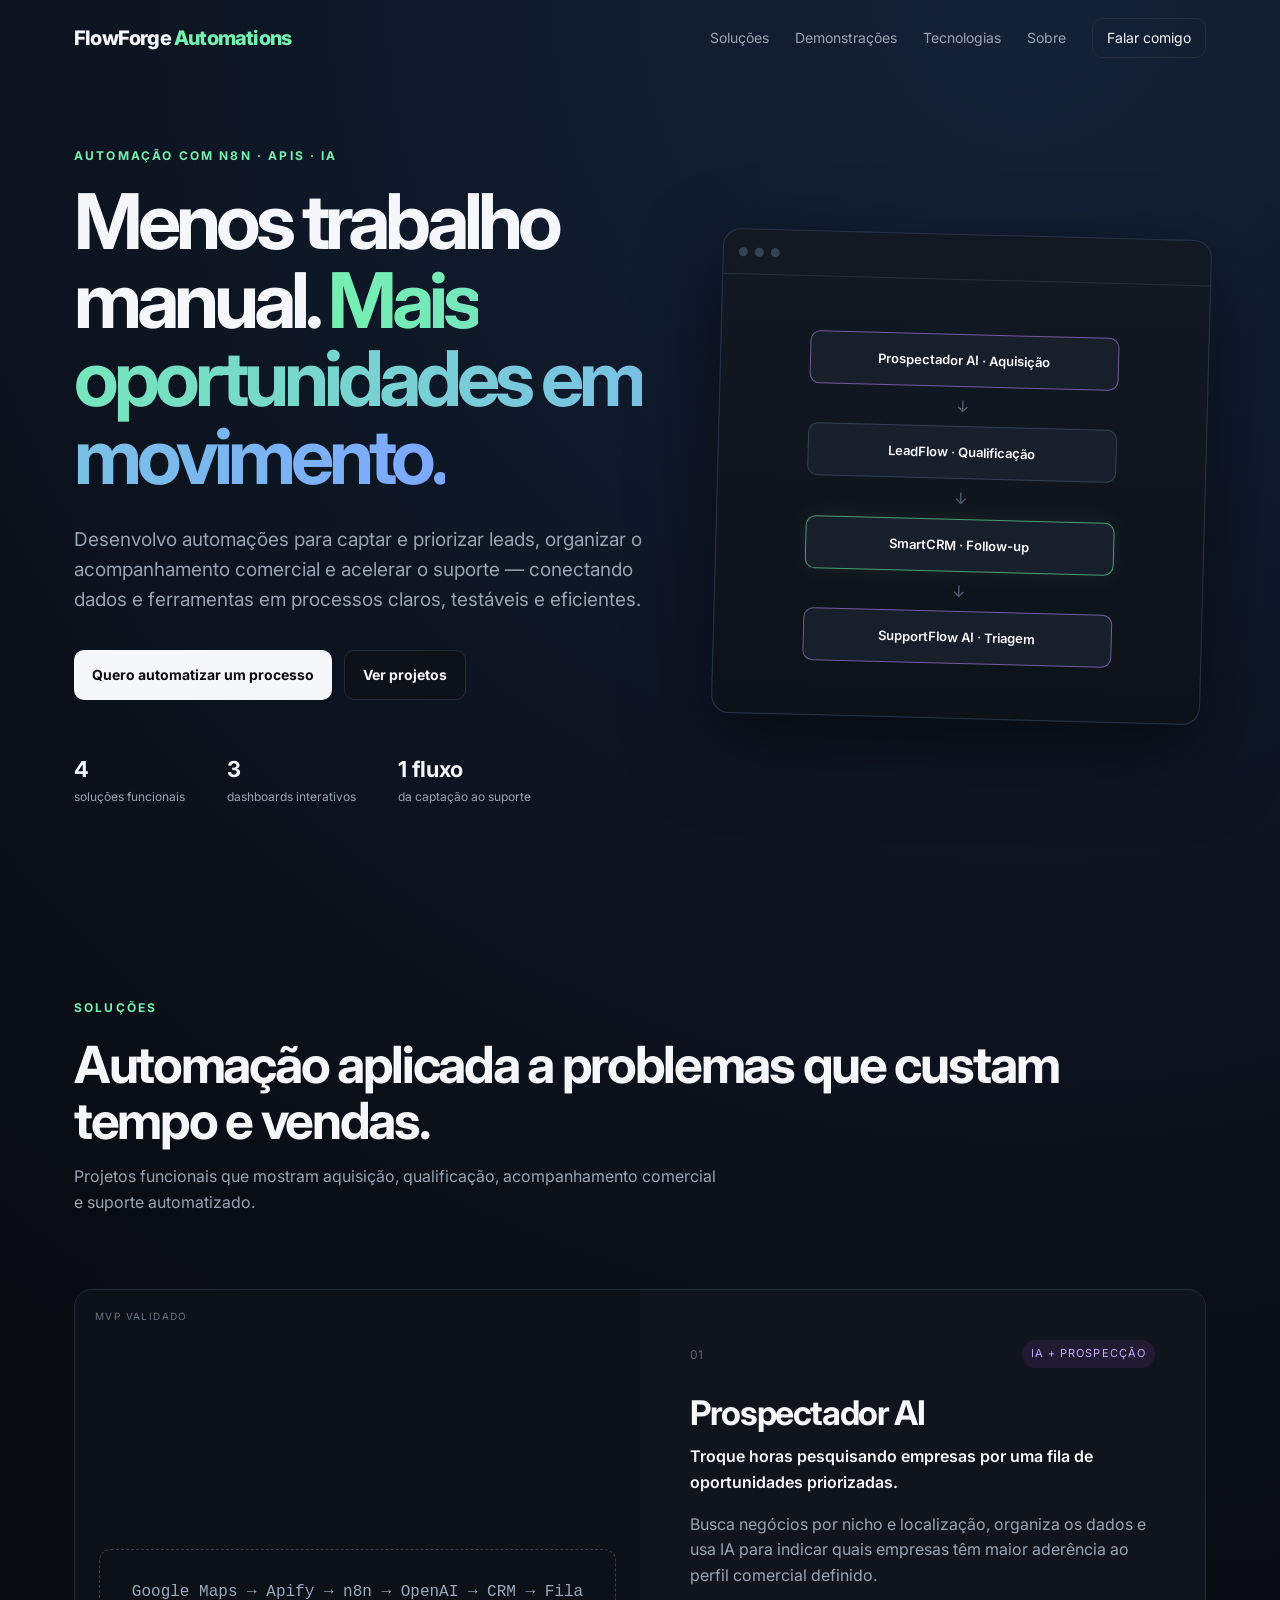
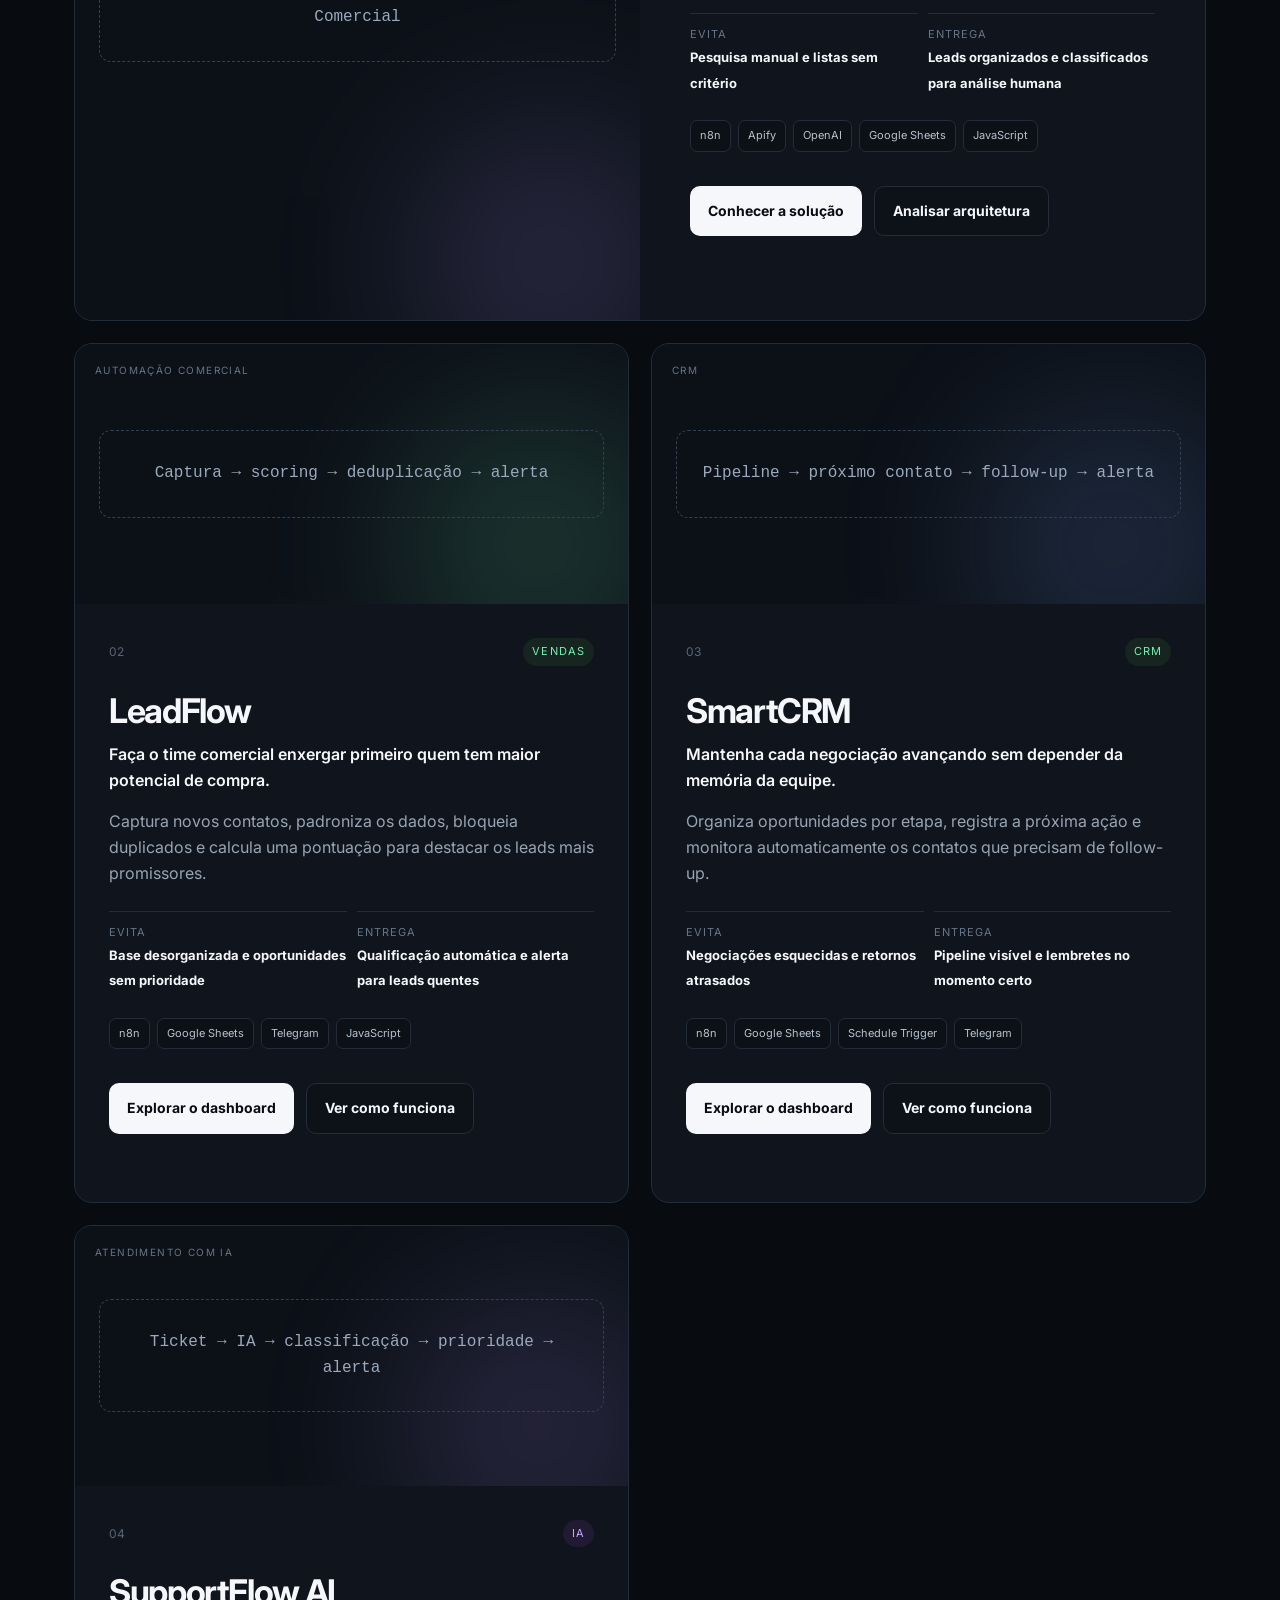
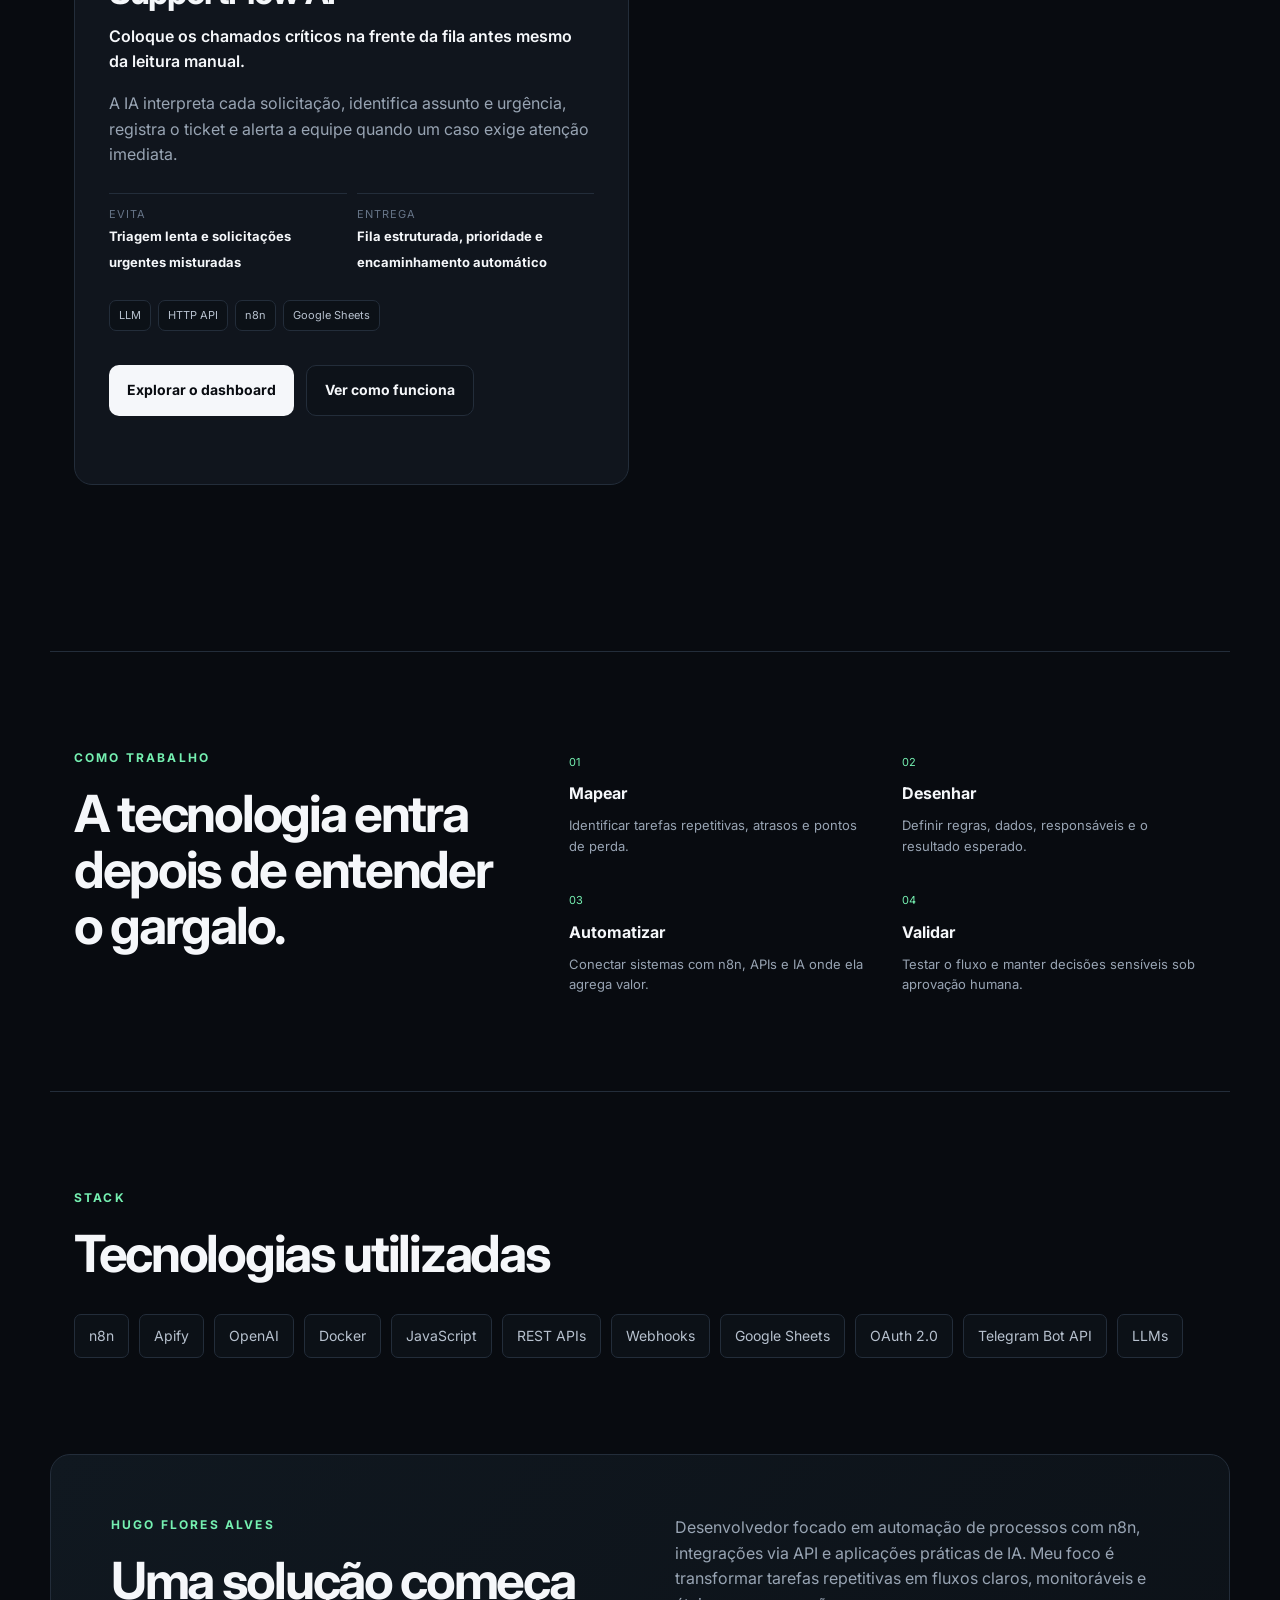
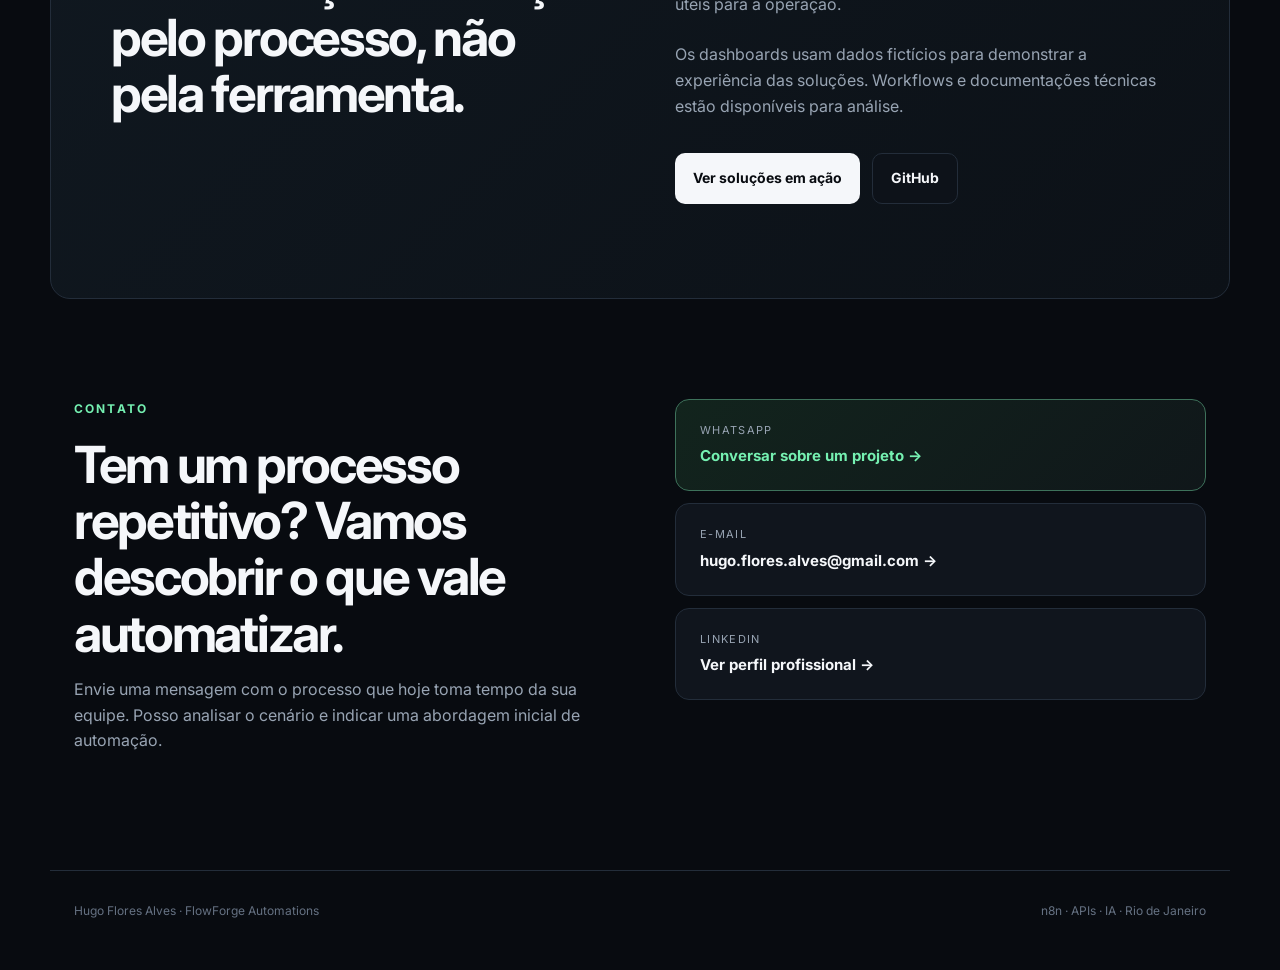
<file: index.html>
<!doctype html>
<html lang="pt-BR">
<head>
  <meta charset="utf-8" />
  <meta name="viewport" content="width=device-width, initial-scale=1" />
  <meta name="description" content="Portfólio de Hugo Flores Alves: automações para captar e qualificar leads, organizar vendas e acelerar o atendimento com n8n, APIs e IA." />
  <title>Hugo Flores Alves | Automação com n8n e IA</title>
  <link rel="preconnect" href="https://fonts.googleapis.com">
  <link rel="preconnect" href="https://fonts.gstatic.com" crossorigin>
  <link href="https://fonts.googleapis.com/css2?family=Inter:wght@400;500;600;700;800&display=swap" rel="stylesheet">
  <link rel="stylesheet" href="styles.css" />
</head>
<body>
<header class="topbar">
  <a class="brand" href="#top">FlowForge <span>Automations</span></a>
  <nav><a href="#projetos">Soluções</a><a href="demos/">Demonstrações</a><a href="#stack">Tecnologias</a><a href="#sobre">Sobre</a><a class="nav-cta" href="#contato">Falar comigo</a></nav>
</header>
<main id="top">
<section class="hero section">
  <div class="hero-copy">
    <p class="eyebrow">AUTOMAÇÃO COM N8N · APIs · IA</p>
    <h1>Menos trabalho manual. <span>Mais oportunidades em movimento.</span></h1>
    <p class="hero-text">Desenvolvo automações para captar e priorizar leads, organizar o acompanhamento comercial e acelerar o suporte — conectando dados e ferramentas em processos claros, testáveis e eficientes.</p>
    <div class="hero-actions"><a class="button primary" href="#contato">Quero automatizar um processo</a><a class="button ghost" href="#projetos">Ver projetos</a></div>
    <div class="hero-stats"><div><strong>4</strong><span>soluções funcionais</span></div><div><strong>3</strong><span>dashboards interativos</span></div><div><strong>1 fluxo</strong><span>da captação ao suporte</span></div></div>
  </div>
  <div class="hero-panel" aria-label="Resumo das soluções"><div class="terminal-head"><span></span><span></span><span></span></div><div class="flow-diagram"><div class="flow-node ai">Prospectador AI · Aquisição</div><div class="flow-arrow">↓</div><div class="flow-node">LeadFlow · Qualificação</div><div class="flow-arrow">↓</div><div class="flow-node accent">SmartCRM · Follow-up</div><div class="flow-arrow">↓</div><div class="flow-node ai">SupportFlow AI · Triagem</div></div></div>
</section>
<section class="section section-title" id="projetos"><p class="eyebrow">SOLUÇÕES</p><h2>Automação aplicada a problemas que custam tempo e vendas.</h2><p>Projetos funcionais que mostram aquisição, qualificação, acompanhamento comercial e suporte automatizado.</p></section>
<section class="projects section">
  <article class="project-card featured">
    <div class="project-visual visual-ai"><div class="shot-label">MVP VALIDADO</div><div class="mock-flow">Google Maps → Apify → n8n → OpenAI → CRM → Fila Comercial</div></div>
    <div class="project-content"><div class="project-topline"><span class="project-index">01</span><span class="badge ai-badge">IA + Prospecção</span></div><h3>Prospectador AI</h3><p class="project-subtitle">Troque horas pesquisando empresas por uma fila de oportunidades priorizadas.</p><p>Busca negócios por nicho e localização, organiza os dados e usa IA para indicar quais empresas têm maior aderência ao perfil comercial definido.</p><div class="case-grid"><div><span>Evita</span><strong>Pesquisa manual e listas sem critério</strong></div><div><span>Entrega</span><strong>Leads organizados e classificados para análise humana</strong></div></div><div class="tags"><span>n8n</span><span>Apify</span><span>OpenAI</span><span>Google Sheets</span><span>JavaScript</span></div><div class="hero-actions"><a class="button primary" href="projects/prospectador-ai/">Conhecer a solução</a><a class="button ghost" href="projects/prospectador-ai/workflow-sanitized.json" target="_blank" rel="noreferrer">Analisar arquitetura</a></div></div>
  </article>
  <article class="project-card"><div class="project-visual visual-lead"><div class="shot-label">Automação comercial</div><div class="mock-flow">Captura → scoring → deduplicação → alerta</div></div><div class="project-content"><div class="project-topline"><span class="project-index">02</span><span class="badge">Vendas</span></div><h3>LeadFlow</h3><p class="project-subtitle">Faça o time comercial enxergar primeiro quem tem maior potencial de compra.</p><p>Captura novos contatos, padroniza os dados, bloqueia duplicados e calcula uma pontuação para destacar os leads mais promissores.</p><div class="case-grid"><div><span>Evita</span><strong>Base desorganizada e oportunidades sem prioridade</strong></div><div><span>Entrega</span><strong>Qualificação automática e alerta para leads quentes</strong></div></div><div class="tags"><span>n8n</span><span>Google Sheets</span><span>Telegram</span><span>JavaScript</span></div><div class="hero-actions"><a class="button primary" href="demos/leadflow.html">Explorar o dashboard</a><a class="button ghost" href="projects/leadflow/">Ver como funciona</a></div></div></article>
  <article class="project-card"><div class="project-visual visual-crm"><div class="shot-label">CRM</div><div class="mock-flow">Pipeline → próximo contato → follow-up → alerta</div></div><div class="project-content"><div class="project-topline"><span class="project-index">03</span><span class="badge">CRM</span></div><h3>SmartCRM</h3><p class="project-subtitle">Mantenha cada negociação avançando sem depender da memória da equipe.</p><p>Organiza oportunidades por etapa, registra a próxima ação e monitora automaticamente os contatos que precisam de follow-up.</p><div class="case-grid"><div><span>Evita</span><strong>Negociações esquecidas e retornos atrasados</strong></div><div><span>Entrega</span><strong>Pipeline visível e lembretes no momento certo</strong></div></div><div class="tags"><span>n8n</span><span>Google Sheets</span><span>Schedule Trigger</span><span>Telegram</span></div><div class="hero-actions"><a class="button primary" href="demos/smartcrm.html">Explorar o dashboard</a><a class="button ghost" href="projects/smartcrm/">Ver como funciona</a></div></div></article>
  <article class="project-card"><div class="project-visual visual-ai"><div class="shot-label">Atendimento com IA</div><div class="mock-flow">Ticket → IA → classificação → prioridade → alerta</div></div><div class="project-content"><div class="project-topline"><span class="project-index">04</span><span class="badge ai-badge">IA</span></div><h3>SupportFlow AI</h3><p class="project-subtitle">Coloque os chamados críticos na frente da fila antes mesmo da leitura manual.</p><p>A IA interpreta cada solicitação, identifica assunto e urgência, registra o ticket e alerta a equipe quando um caso exige atenção imediata.</p><div class="case-grid"><div><span>Evita</span><strong>Triagem lenta e solicitações urgentes misturadas</strong></div><div><span>Entrega</span><strong>Fila estruturada, prioridade e encaminhamento automático</strong></div></div><div class="tags"><span>LLM</span><span>HTTP API</span><span>n8n</span><span>Google Sheets</span></div><div class="hero-actions"><a class="button primary" href="demos/supportflow.html">Explorar o dashboard</a><a class="button ghost" href="projects/supportflow/">Ver como funciona</a></div></div></article>
</section>
<section class="section comparison"><div><p class="eyebrow">COMO TRABALHO</p><h2>A tecnologia entra depois de entender o gargalo.</h2></div><div class="comparison-grid"><div><span>01</span><h4>Mapear</h4><p>Identificar tarefas repetitivas, atrasos e pontos de perda.</p></div><div><span>02</span><h4>Desenhar</h4><p>Definir regras, dados, responsáveis e o resultado esperado.</p></div><div><span>03</span><h4>Automatizar</h4><p>Conectar sistemas com n8n, APIs e IA onde ela agrega valor.</p></div><div><span>04</span><h4>Validar</h4><p>Testar o fluxo e manter decisões sensíveis sob aprovação humana.</p></div></div></section>
<section class="section stack" id="stack"><p class="eyebrow">STACK</p><h2>Tecnologias utilizadas</h2><div class="stack-list"><span>n8n</span><span>Apify</span><span>OpenAI</span><span>Docker</span><span>JavaScript</span><span>REST APIs</span><span>Webhooks</span><span>Google Sheets</span><span>OAuth 2.0</span><span>Telegram Bot API</span><span>LLMs</span></div></section>
<section class="section about" id="sobre"><div><p class="eyebrow">HUGO FLORES ALVES</p><h2>Uma solução começa pelo processo, não pela ferramenta.</h2></div><div><p>Desenvolvedor focado em automação de processos com n8n, integrações via API e aplicações práticas de IA. Meu foco é transformar tarefas repetitivas em fluxos claros, monitoráveis e úteis para a operação.</p><p>Os dashboards usam dados fictícios para demonstrar a experiência das soluções. Workflows e documentações técnicas estão disponíveis para análise.</p><div class="hero-actions"><a class="button primary" href="demos/">Ver soluções em ação</a><a class="button ghost" href="https://github.com/hugo-flores-alves" target="_blank" rel="noreferrer">GitHub</a></div></div></section>
<section class="section contact" id="contato">
  <div><p class="eyebrow">CONTATO</p><h2>Tem um processo repetitivo? Vamos descobrir o que vale automatizar.</h2><p class="contact-copy">Envie uma mensagem com o processo que hoje toma tempo da sua equipe. Posso analisar o cenário e indicar uma abordagem inicial de automação.</p></div>
  <div class="contact-actions"><a class="contact-card contact-primary" href="https://wa.me/5521991779372?text=Ol%C3%A1%20Hugo%2C%20vi%20seu%20portf%C3%B3lio%20de%20automa%C3%A7%C3%A3o%20e%20gostaria%20de%20conversar%20sobre%20um%20projeto." target="_blank" rel="noreferrer"><span>WhatsApp</span><strong>Conversar sobre um projeto →</strong></a><a class="contact-card" href="mailto:hugo.flores.alves@gmail.com"><span>E-mail</span><strong>hugo.flores.alves@gmail.com →</strong></a><a class="contact-card" href="https://www.linkedin.com/in/hugo-flores-alves/" target="_blank" rel="noreferrer"><span>LinkedIn</span><strong>Ver perfil profissional →</strong></a></div>
</section>
</main>
<footer><span>Hugo Flores Alves · FlowForge Automations</span><span>n8n · APIs · IA · Rio de Janeiro</span></footer>
<script src="script.js"></script>
</body>
</html>
</file>
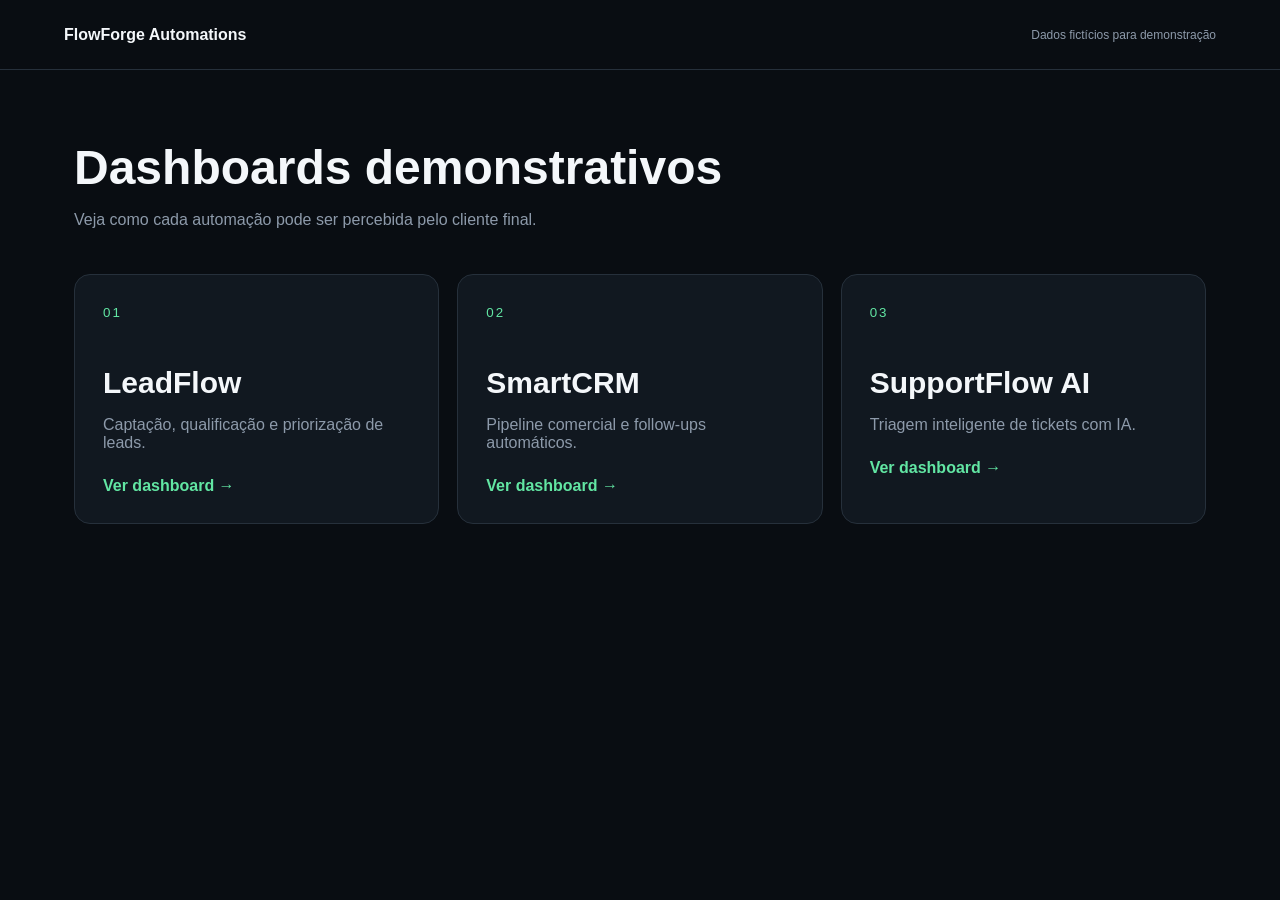
<file: demos/index.html>
<!doctype html><html lang="pt-BR"><head><meta charset="utf-8"><meta name="viewport" content="width=device-width,initial-scale=1"><title>FlowForge Demos</title><link rel="stylesheet" href="dashboards.css"></head><body><header><a href="../">FlowForge Automations</a><span>Dados fictícios para demonstração</span></header><main><h1>Dashboards demonstrativos</h1><p class="lead">Veja como cada automação pode ser percebida pelo cliente final.</p><section class="cards"><a class="card" href="leadflow.html"><small>01</small><h2>LeadFlow</h2><p>Captação, qualificação e priorização de leads.</p><span>Ver dashboard →</span></a><a class="card" href="smartcrm.html"><small>02</small><h2>SmartCRM</h2><p>Pipeline comercial e follow-ups automáticos.</p><span>Ver dashboard →</span></a><a class="card" href="supportflow.html"><small>03</small><h2>SupportFlow AI</h2><p>Triagem inteligente de tickets com IA.</p><span>Ver dashboard →</span></a></section></main></body></html>
</file>
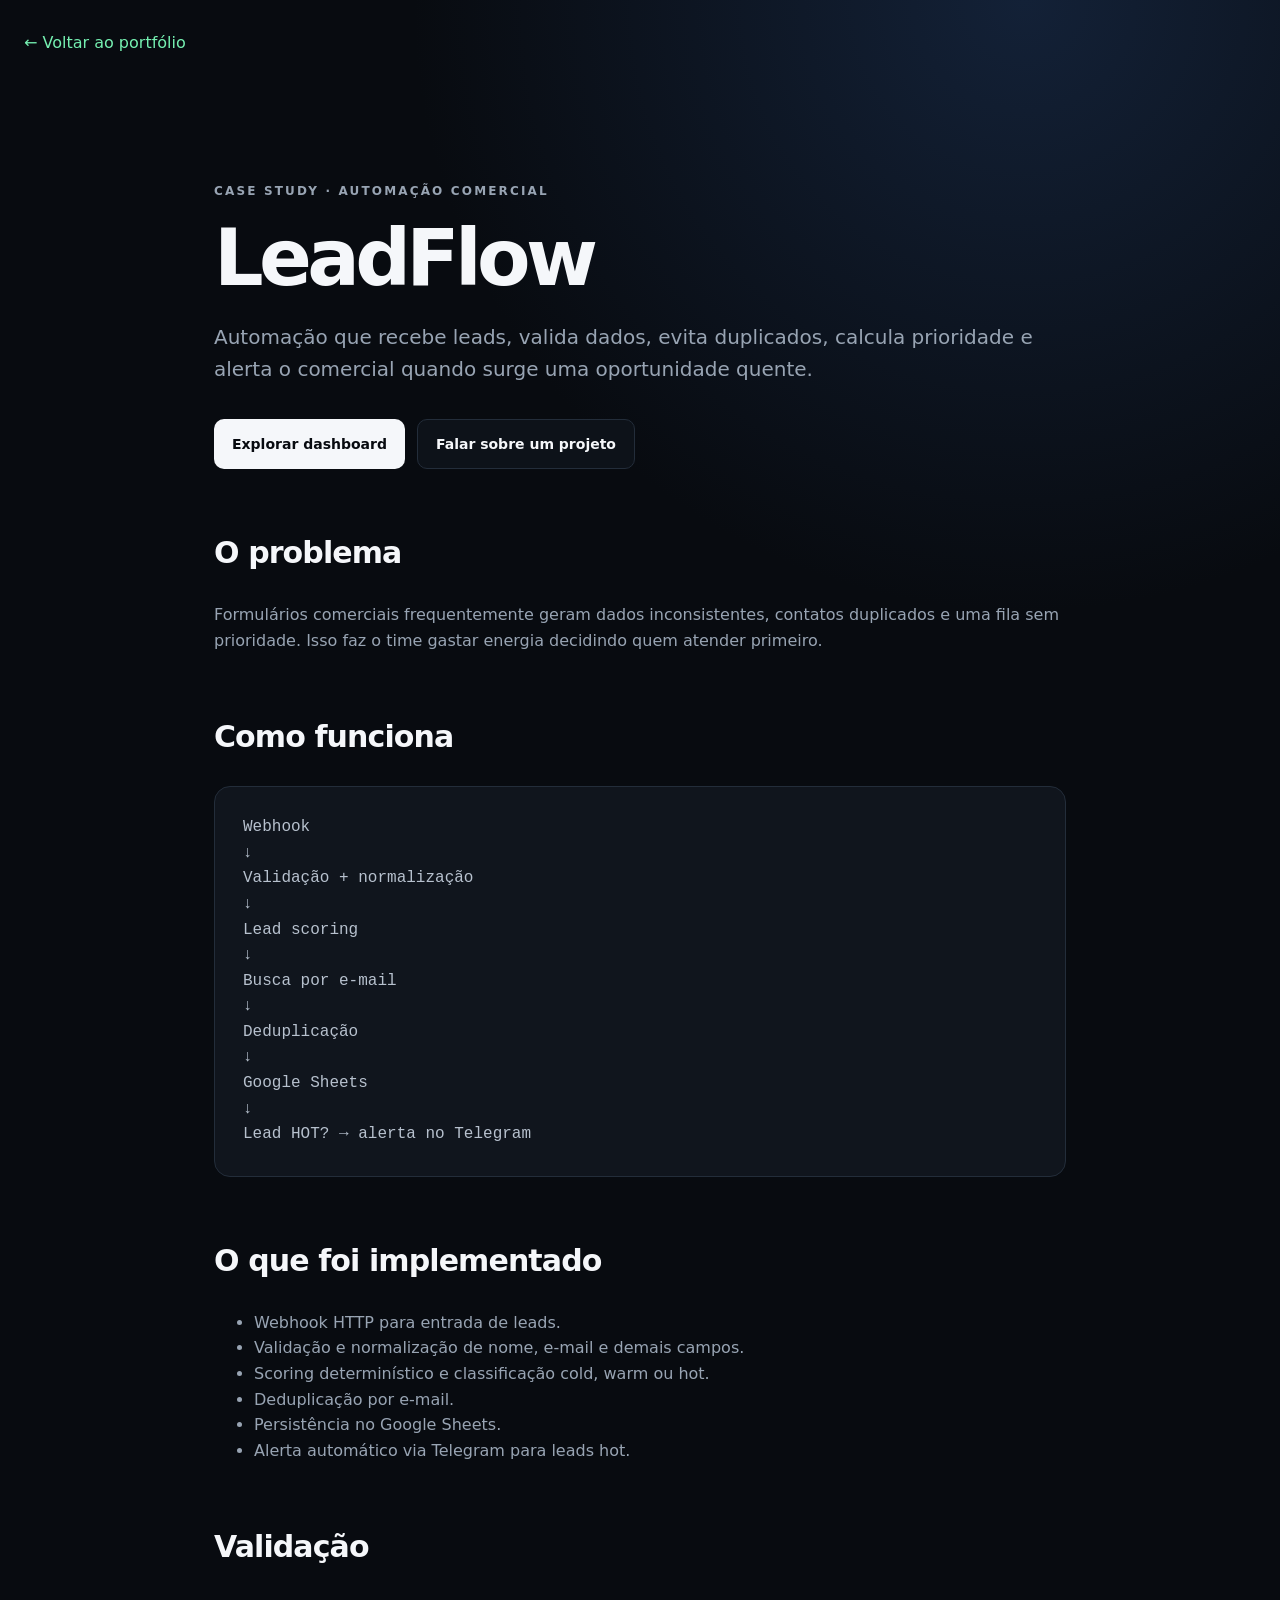
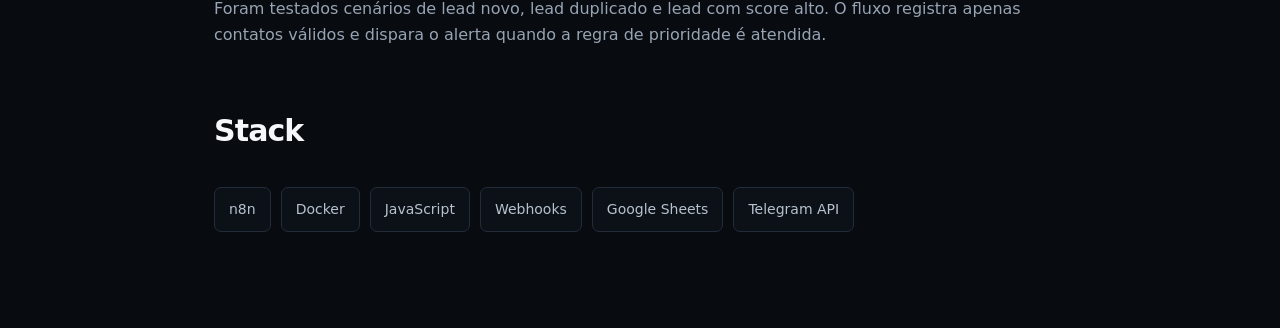
<file: projects/leadflow/index.html>
<!doctype html><html lang="pt-BR"><head><meta charset="utf-8"><meta name="viewport" content="width=device-width,initial-scale=1"><title>LeadFlow | Hugo Flores Alves</title><link rel="stylesheet" href="../../styles.css"><style>.case{max-width:900px}.case h1{font-size:clamp(46px,7vw,78px);line-height:1;letter-spacing:-.06em;margin:0 0 24px}.case h2{font-size:30px;letter-spacing:-.03em;margin-top:60px}.case p,.case li{color:var(--muted)}.case .lead{font-size:20px}.architecture{border:1px solid var(--line);background:var(--surface);padding:28px;border-radius:16px;font-family:ui-monospace,monospace;color:#b7c1ce;white-space:pre-line}.back{display:inline-block;margin:30px 24px;color:var(--green)}</style></head><body><a class="back" href="../../">← Voltar ao portfólio</a><main class="section case"><p class="eyebrow">CASE STUDY · AUTOMAÇÃO COMERCIAL</p><h1>LeadFlow</h1><p class="lead">Automação que recebe leads, valida dados, evita duplicados, calcula prioridade e alerta o comercial quando surge uma oportunidade quente.</p><div class="hero-actions"><a class="button primary" href="../../demos/leadflow.html">Explorar dashboard</a><a class="button ghost" href="../../#contato">Falar sobre um projeto</a></div><h2>O problema</h2><p>Formulários comerciais frequentemente geram dados inconsistentes, contatos duplicados e uma fila sem prioridade. Isso faz o time gastar energia decidindo quem atender primeiro.</p><h2>Como funciona</h2><div class="architecture">Webhook
↓
Validação + normalização
↓
Lead scoring
↓
Busca por e-mail
↓
Deduplicação
↓
Google Sheets
↓
Lead HOT? → alerta no Telegram</div><h2>O que foi implementado</h2><ul><li>Webhook HTTP para entrada de leads.</li><li>Validação e normalização de nome, e-mail e demais campos.</li><li>Scoring determinístico e classificação cold, warm ou hot.</li><li>Deduplicação por e-mail.</li><li>Persistência no Google Sheets.</li><li>Alerta automático via Telegram para leads hot.</li></ul><h2>Validação</h2><p>Foram testados cenários de lead novo, lead duplicado e lead com score alto. O fluxo registra apenas contatos válidos e dispara o alerta quando a regra de prioridade é atendida.</p><h2>Stack</h2><div class="stack-list"><span>n8n</span><span>Docker</span><span>JavaScript</span><span>Webhooks</span><span>Google Sheets</span><span>Telegram API</span></div></main></body></html>
</file>
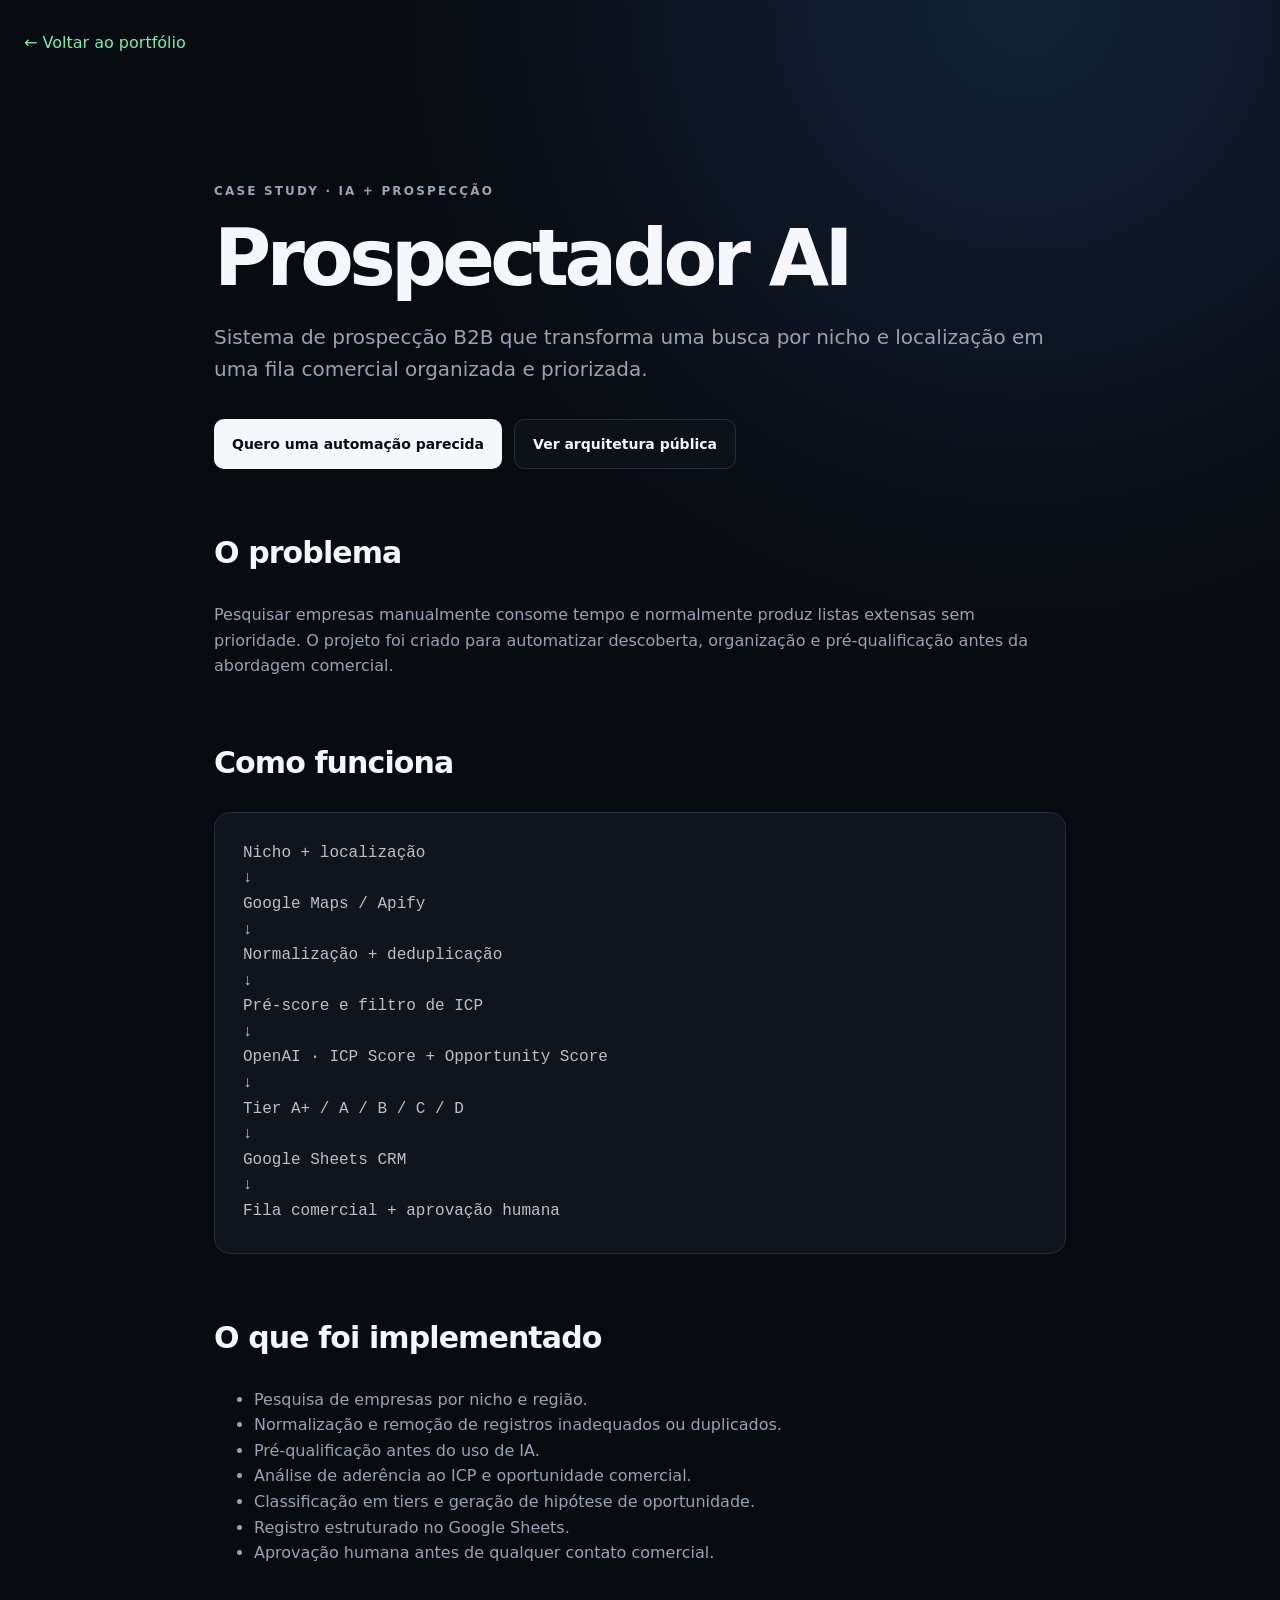
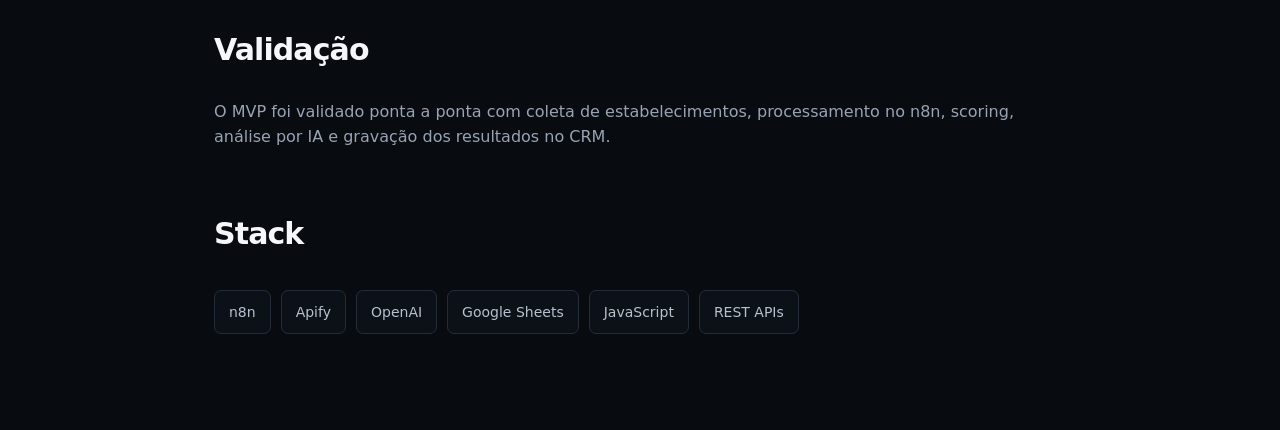
<file: projects/prospectador-ai/index.html>
<!doctype html><html lang="pt-BR"><head><meta charset="utf-8"><meta name="viewport" content="width=device-width,initial-scale=1"><title>Prospectador AI | Hugo Flores Alves</title><link rel="stylesheet" href="../../styles.css"><style>.case{max-width:900px}.case h1{font-size:clamp(46px,7vw,78px);line-height:1;letter-spacing:-.06em;margin:0 0 24px}.case h2{font-size:30px;letter-spacing:-.03em;margin-top:60px}.case p,.case li{color:var(--muted)}.case .lead{font-size:20px}.architecture{border:1px solid var(--line);background:var(--surface);padding:28px;border-radius:16px;font-family:ui-monospace,monospace;color:#b7c1ce;white-space:pre-line}.back{display:inline-block;margin:30px 24px;color:var(--green)}</style></head><body><a class="back" href="../../">← Voltar ao portfólio</a><main class="section case"><p class="eyebrow">CASE STUDY · IA + PROSPECÇÃO</p><h1>Prospectador AI</h1><p class="lead">Sistema de prospecção B2B que transforma uma busca por nicho e localização em uma fila comercial organizada e priorizada.</p><div class="hero-actions"><a class="button primary" href="../../#contato">Quero uma automação parecida</a><a class="button ghost" href="workflow-sanitized.json" target="_blank">Ver arquitetura pública</a></div><h2>O problema</h2><p>Pesquisar empresas manualmente consome tempo e normalmente produz listas extensas sem prioridade. O projeto foi criado para automatizar descoberta, organização e pré-qualificação antes da abordagem comercial.</p><h2>Como funciona</h2><div class="architecture">Nicho + localização
↓
Google Maps / Apify
↓
Normalização + deduplicação
↓
Pré-score e filtro de ICP
↓
OpenAI · ICP Score + Opportunity Score
↓
Tier A+ / A / B / C / D
↓
Google Sheets CRM
↓
Fila comercial + aprovação humana</div><h2>O que foi implementado</h2><ul><li>Pesquisa de empresas por nicho e região.</li><li>Normalização e remoção de registros inadequados ou duplicados.</li><li>Pré-qualificação antes do uso de IA.</li><li>Análise de aderência ao ICP e oportunidade comercial.</li><li>Classificação em tiers e geração de hipótese de oportunidade.</li><li>Registro estruturado no Google Sheets.</li><li>Aprovação humana antes de qualquer contato comercial.</li></ul><h2>Validação</h2><p>O MVP foi validado ponta a ponta com coleta de estabelecimentos, processamento no n8n, scoring, análise por IA e gravação dos resultados no CRM.</p><h2>Stack</h2><div class="stack-list"><span>n8n</span><span>Apify</span><span>OpenAI</span><span>Google Sheets</span><span>JavaScript</span><span>REST APIs</span></div></main></body></html>
</file>
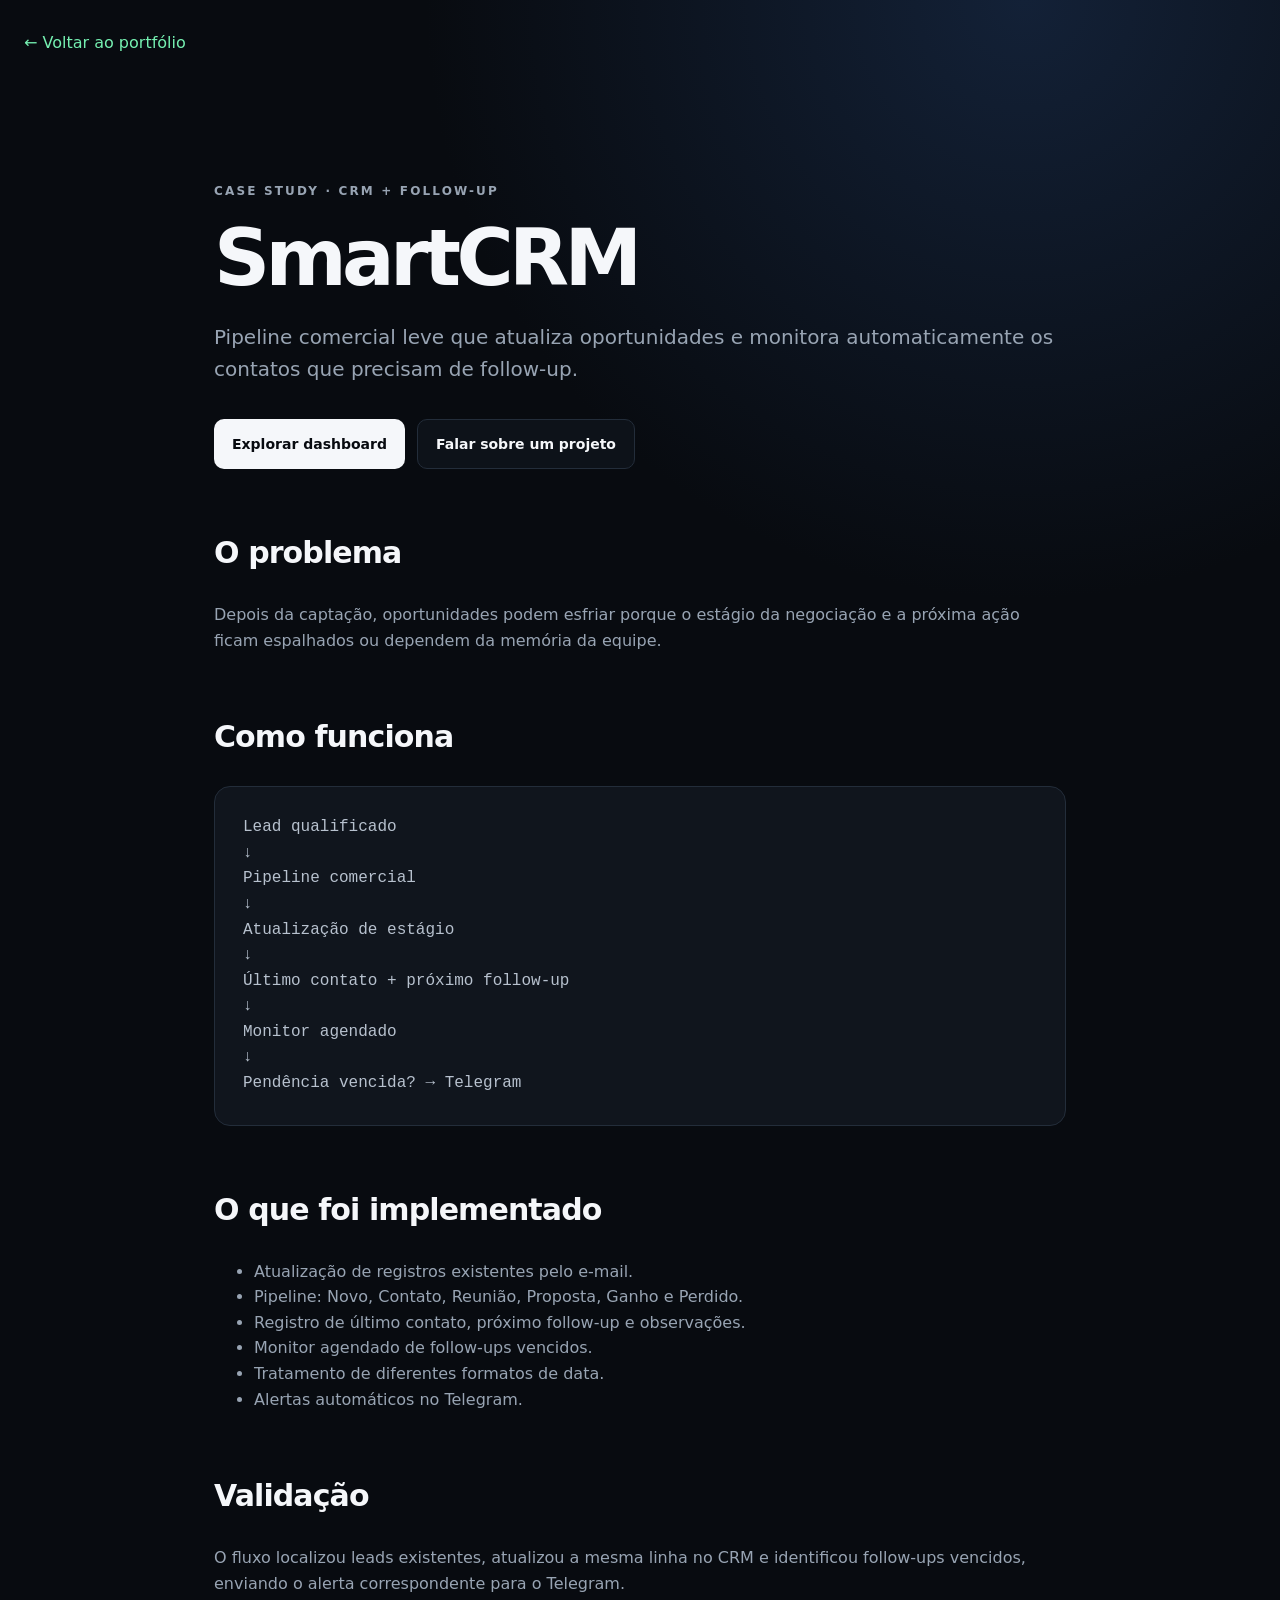
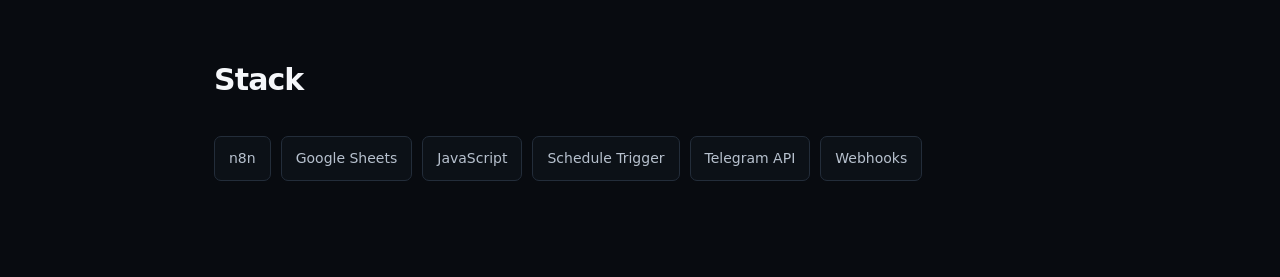
<file: projects/smartcrm/index.html>
<!doctype html><html lang="pt-BR"><head><meta charset="utf-8"><meta name="viewport" content="width=device-width,initial-scale=1"><title>SmartCRM | Hugo Flores Alves</title><link rel="stylesheet" href="../../styles.css"><style>.case{max-width:900px}.case h1{font-size:clamp(46px,7vw,78px);line-height:1;letter-spacing:-.06em;margin:0 0 24px}.case h2{font-size:30px;letter-spacing:-.03em;margin-top:60px}.case p,.case li{color:var(--muted)}.case .lead{font-size:20px}.architecture{border:1px solid var(--line);background:var(--surface);padding:28px;border-radius:16px;font-family:ui-monospace,monospace;color:#b7c1ce;white-space:pre-line}.back{display:inline-block;margin:30px 24px;color:var(--green)}</style></head><body><a class="back" href="../../">← Voltar ao portfólio</a><main class="section case"><p class="eyebrow">CASE STUDY · CRM + FOLLOW-UP</p><h1>SmartCRM</h1><p class="lead">Pipeline comercial leve que atualiza oportunidades e monitora automaticamente os contatos que precisam de follow-up.</p><div class="hero-actions"><a class="button primary" href="../../demos/smartcrm.html">Explorar dashboard</a><a class="button ghost" href="../../#contato">Falar sobre um projeto</a></div><h2>O problema</h2><p>Depois da captação, oportunidades podem esfriar porque o estágio da negociação e a próxima ação ficam espalhados ou dependem da memória da equipe.</p><h2>Como funciona</h2><div class="architecture">Lead qualificado
↓
Pipeline comercial
↓
Atualização de estágio
↓
Último contato + próximo follow-up
↓
Monitor agendado
↓
Pendência vencida? → Telegram</div><h2>O que foi implementado</h2><ul><li>Atualização de registros existentes pelo e-mail.</li><li>Pipeline: Novo, Contato, Reunião, Proposta, Ganho e Perdido.</li><li>Registro de último contato, próximo follow-up e observações.</li><li>Monitor agendado de follow-ups vencidos.</li><li>Tratamento de diferentes formatos de data.</li><li>Alertas automáticos no Telegram.</li></ul><h2>Validação</h2><p>O fluxo localizou leads existentes, atualizou a mesma linha no CRM e identificou follow-ups vencidos, enviando o alerta correspondente para o Telegram.</p><h2>Stack</h2><div class="stack-list"><span>n8n</span><span>Google Sheets</span><span>JavaScript</span><span>Schedule Trigger</span><span>Telegram API</span><span>Webhooks</span></div></main></body></html>
</file>
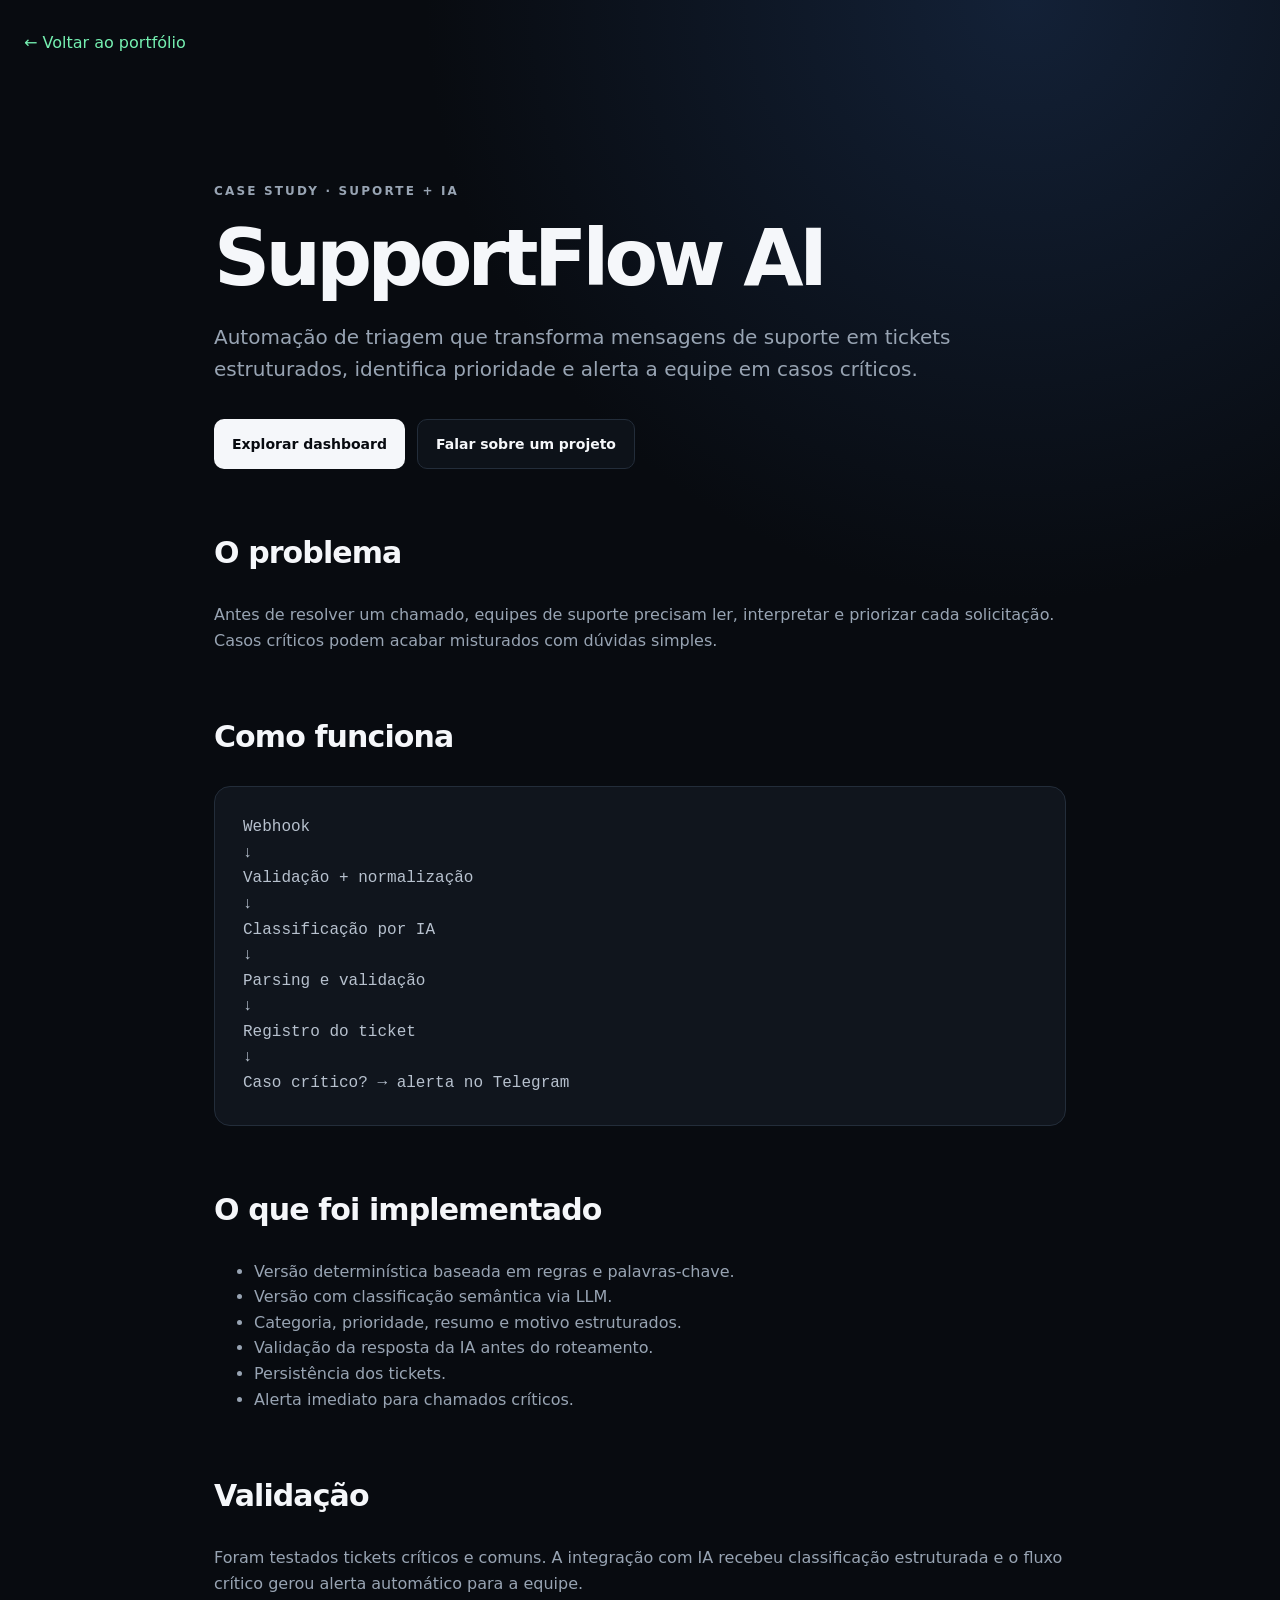
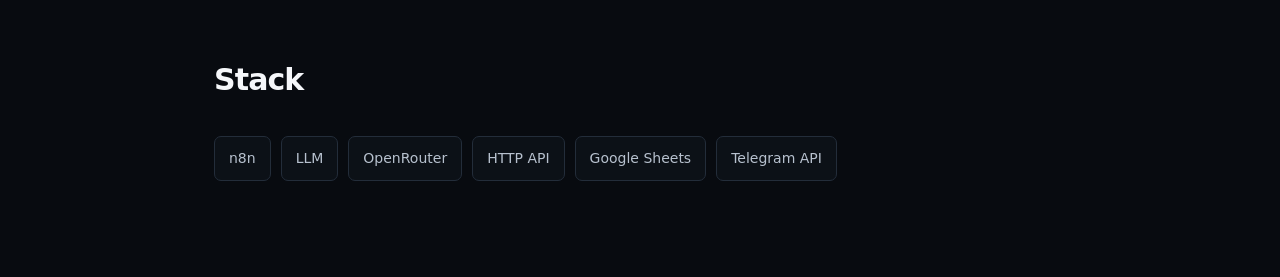
<file: projects/supportflow/index.html>
<!doctype html><html lang="pt-BR"><head><meta charset="utf-8"><meta name="viewport" content="width=device-width,initial-scale=1"><title>SupportFlow AI | Hugo Flores Alves</title><link rel="stylesheet" href="../../styles.css"><style>.case{max-width:900px}.case h1{font-size:clamp(46px,7vw,78px);line-height:1;letter-spacing:-.06em;margin:0 0 24px}.case h2{font-size:30px;letter-spacing:-.03em;margin-top:60px}.case p,.case li{color:var(--muted)}.case .lead{font-size:20px}.architecture{border:1px solid var(--line);background:var(--surface);padding:28px;border-radius:16px;font-family:ui-monospace,monospace;color:#b7c1ce;white-space:pre-line}.back{display:inline-block;margin:30px 24px;color:var(--green)}</style></head><body><a class="back" href="../../">← Voltar ao portfólio</a><main class="section case"><p class="eyebrow">CASE STUDY · SUPORTE + IA</p><h1>SupportFlow AI</h1><p class="lead">Automação de triagem que transforma mensagens de suporte em tickets estruturados, identifica prioridade e alerta a equipe em casos críticos.</p><div class="hero-actions"><a class="button primary" href="../../demos/supportflow.html">Explorar dashboard</a><a class="button ghost" href="../../#contato">Falar sobre um projeto</a></div><h2>O problema</h2><p>Antes de resolver um chamado, equipes de suporte precisam ler, interpretar e priorizar cada solicitação. Casos críticos podem acabar misturados com dúvidas simples.</p><h2>Como funciona</h2><div class="architecture">Webhook
↓
Validação + normalização
↓
Classificação por IA
↓
Parsing e validação
↓
Registro do ticket
↓
Caso crítico? → alerta no Telegram</div><h2>O que foi implementado</h2><ul><li>Versão determinística baseada em regras e palavras-chave.</li><li>Versão com classificação semântica via LLM.</li><li>Categoria, prioridade, resumo e motivo estruturados.</li><li>Validação da resposta da IA antes do roteamento.</li><li>Persistência dos tickets.</li><li>Alerta imediato para chamados críticos.</li></ul><h2>Validação</h2><p>Foram testados tickets críticos e comuns. A integração com IA recebeu classificação estruturada e o fluxo crítico gerou alerta automático para a equipe.</p><h2>Stack</h2><div class="stack-list"><span>n8n</span><span>LLM</span><span>OpenRouter</span><span>HTTP API</span><span>Google Sheets</span><span>Telegram API</span></div></main></body></html>
</file>
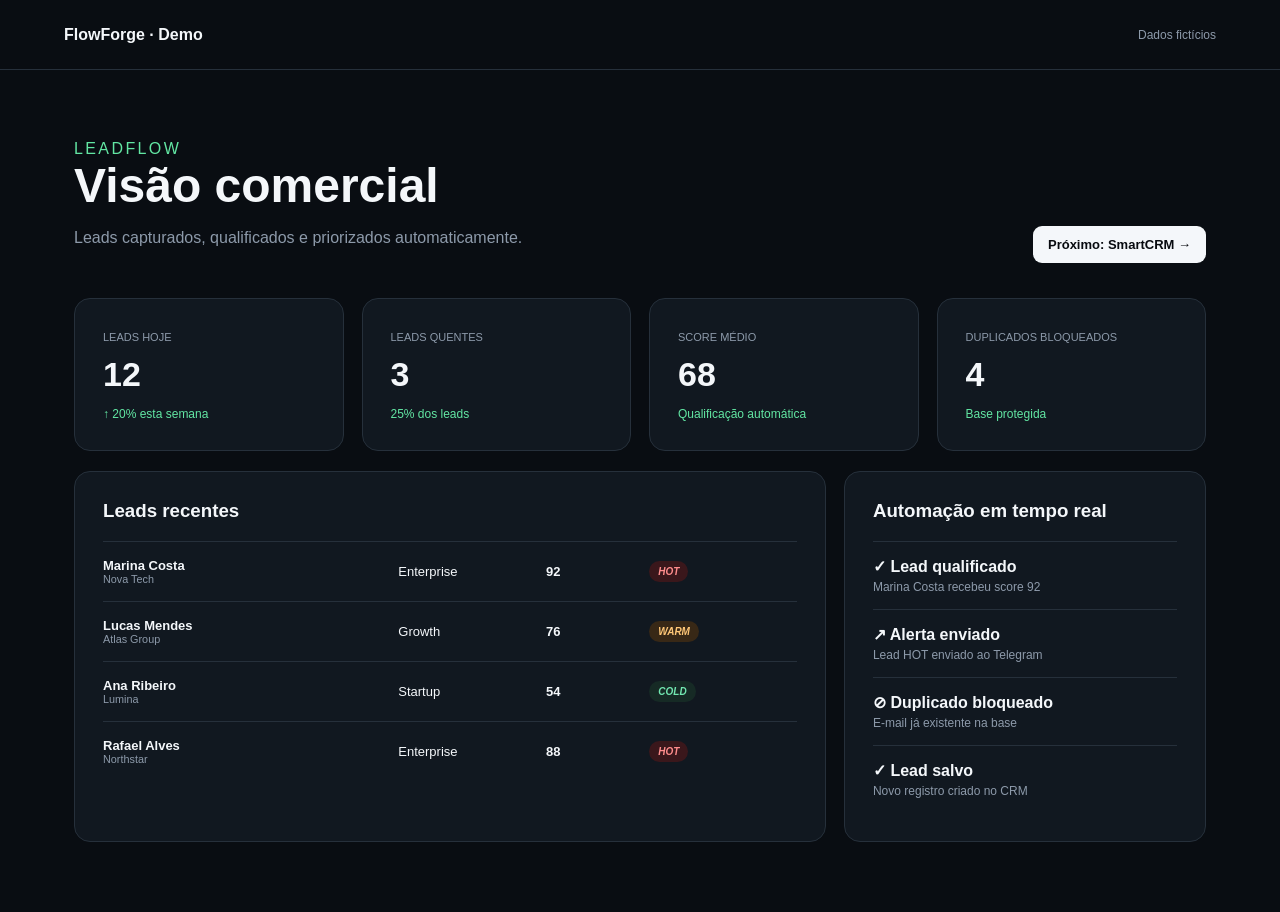
<file: demos/leadflow.html>
<!doctype html><html lang="pt-BR"><head><meta charset="utf-8"><meta name="viewport" content="width=device-width,initial-scale=1"><title>LeadFlow Demo</title><link rel="stylesheet" href="dashboards.css"></head><body><header><a href="index.html">FlowForge · Demo</a><span>Dados fictícios</span></header><main><div class="top"><div><div class="eyebrow">LEADFLOW</div><h1>Visão comercial</h1><p class="sub">Leads capturados, qualificados e priorizados automaticamente.</p></div><a class="button" href="smartcrm.html">Próximo: SmartCRM →</a></div><section class="metrics"><div class="metric"><small>LEADS HOJE</small><strong>12</strong><em>↑ 20% esta semana</em></div><div class="metric"><small>LEADS QUENTES</small><strong>3</strong><em>25% dos leads</em></div><div class="metric"><small>SCORE MÉDIO</small><strong>68</strong><em>Qualificação automática</em></div><div class="metric"><small>DUPLICADOS BLOQUEADOS</small><strong>4</strong><em>Base protegida</em></div></section><section class="grid"><article class="panel"><h3>Leads recentes</h3><div class="row"><span><b>Marina Costa</b><small>Nova Tech</small></span><span>Enterprise</span><strong>92</strong><span><i class="pill hot">HOT</i></span></div><div class="row"><span><b>Lucas Mendes</b><small>Atlas Group</small></span><span>Growth</span><strong>76</strong><span><i class="pill warm">WARM</i></span></div><div class="row"><span><b>Ana Ribeiro</b><small>Lumina</small></span><span>Startup</span><strong>54</strong><span><i class="pill cold">COLD</i></span></div><div class="row"><span><b>Rafael Alves</b><small>Northstar</small></span><span>Enterprise</span><strong>88</strong><span><i class="pill hot">HOT</i></span></div></article><article class="panel"><h3>Automação em tempo real</h3><div class="event"><b>✓ Lead qualificado</b><span>Marina Costa recebeu score 92</span></div><div class="event"><b>↗ Alerta enviado</b><span>Lead HOT enviado ao Telegram</span></div><div class="event"><b>⊘ Duplicado bloqueado</b><span>E-mail já existente na base</span></div><div class="event"><b>✓ Lead salvo</b><span>Novo registro criado no CRM</span></div></article></section></main></body></html>
</file>
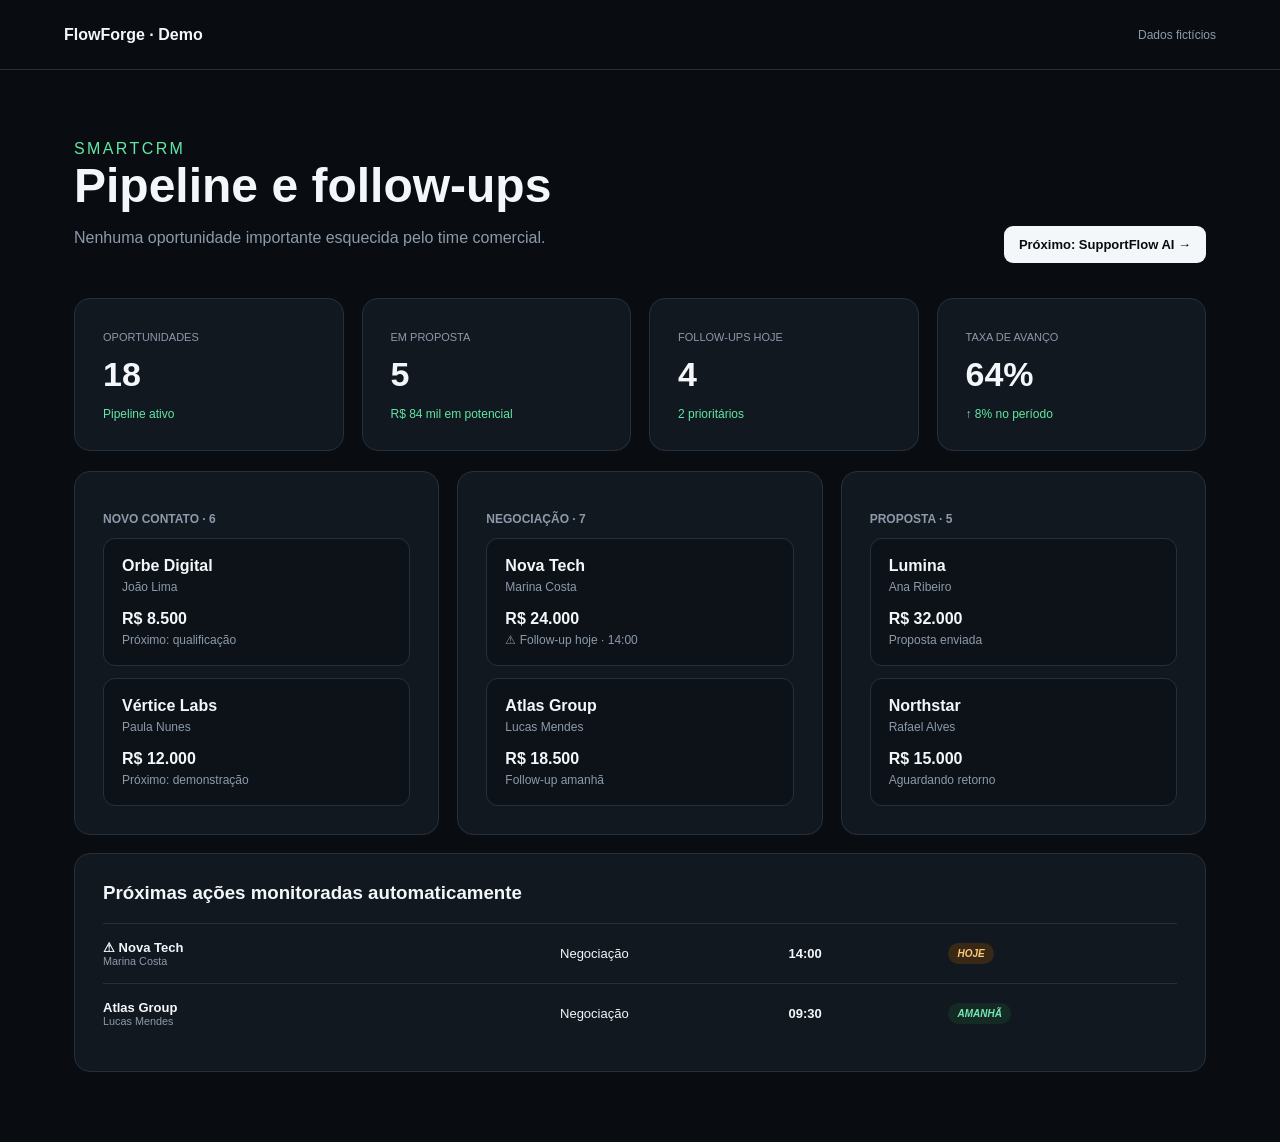
<file: demos/smartcrm.html>
<!doctype html><html lang="pt-BR"><head><meta charset="utf-8"><meta name="viewport" content="width=device-width,initial-scale=1"><title>SmartCRM Demo</title><link rel="stylesheet" href="dashboards.css"></head><body><header><a href="index.html">FlowForge · Demo</a><span>Dados fictícios</span></header><main><div class="top"><div><div class="eyebrow">SMARTCRM</div><h1>Pipeline e follow-ups</h1><p class="sub">Nenhuma oportunidade importante esquecida pelo time comercial.</p></div><a class="button" href="supportflow.html">Próximo: SupportFlow AI →</a></div><section class="metrics"><div class="metric"><small>OPORTUNIDADES</small><strong>18</strong><em>Pipeline ativo</em></div><div class="metric"><small>EM PROPOSTA</small><strong>5</strong><em>R$ 84 mil em potencial</em></div><div class="metric"><small>FOLLOW-UPS HOJE</small><strong>4</strong><em>2 prioritários</em></div><div class="metric"><small>TAXA DE AVANÇO</small><strong>64%</strong><em>↑ 8% no período</em></div></section><section class="kanban"><article class="column"><h3>NOVO CONTATO · 6</h3><div class="deal"><b>Orbe Digital</b><span>João Lima</span><strong>R$ 8.500</strong><small>Próximo: qualificação</small></div><div class="deal"><b>Vértice Labs</b><span>Paula Nunes</span><strong>R$ 12.000</strong><small>Próximo: demonstração</small></div></article><article class="column"><h3>NEGOCIAÇÃO · 7</h3><div class="deal"><b>Nova Tech</b><span>Marina Costa</span><strong>R$ 24.000</strong><small>⚠ Follow-up hoje · 14:00</small></div><div class="deal"><b>Atlas Group</b><span>Lucas Mendes</span><strong>R$ 18.500</strong><small>Follow-up amanhã</small></div></article><article class="column"><h3>PROPOSTA · 5</h3><div class="deal"><b>Lumina</b><span>Ana Ribeiro</span><strong>R$ 32.000</strong><small>Proposta enviada</small></div><div class="deal"><b>Northstar</b><span>Rafael Alves</span><strong>R$ 15.000</strong><small>Aguardando retorno</small></div></article></section><article class="panel" style="margin-top:18px"><h3>Próximas ações monitoradas automaticamente</h3><div class="row"><span><b>⚠ Nova Tech</b><small>Marina Costa</small></span><span>Negociação</span><strong>14:00</strong><span><i class="pill high">HOJE</i></span></div><div class="row"><span><b>Atlas Group</b><small>Lucas Mendes</small></span><span>Negociação</span><strong>09:30</strong><span><i class="pill medium">AMANHÃ</i></span></div></article></main></body></html>
</file>
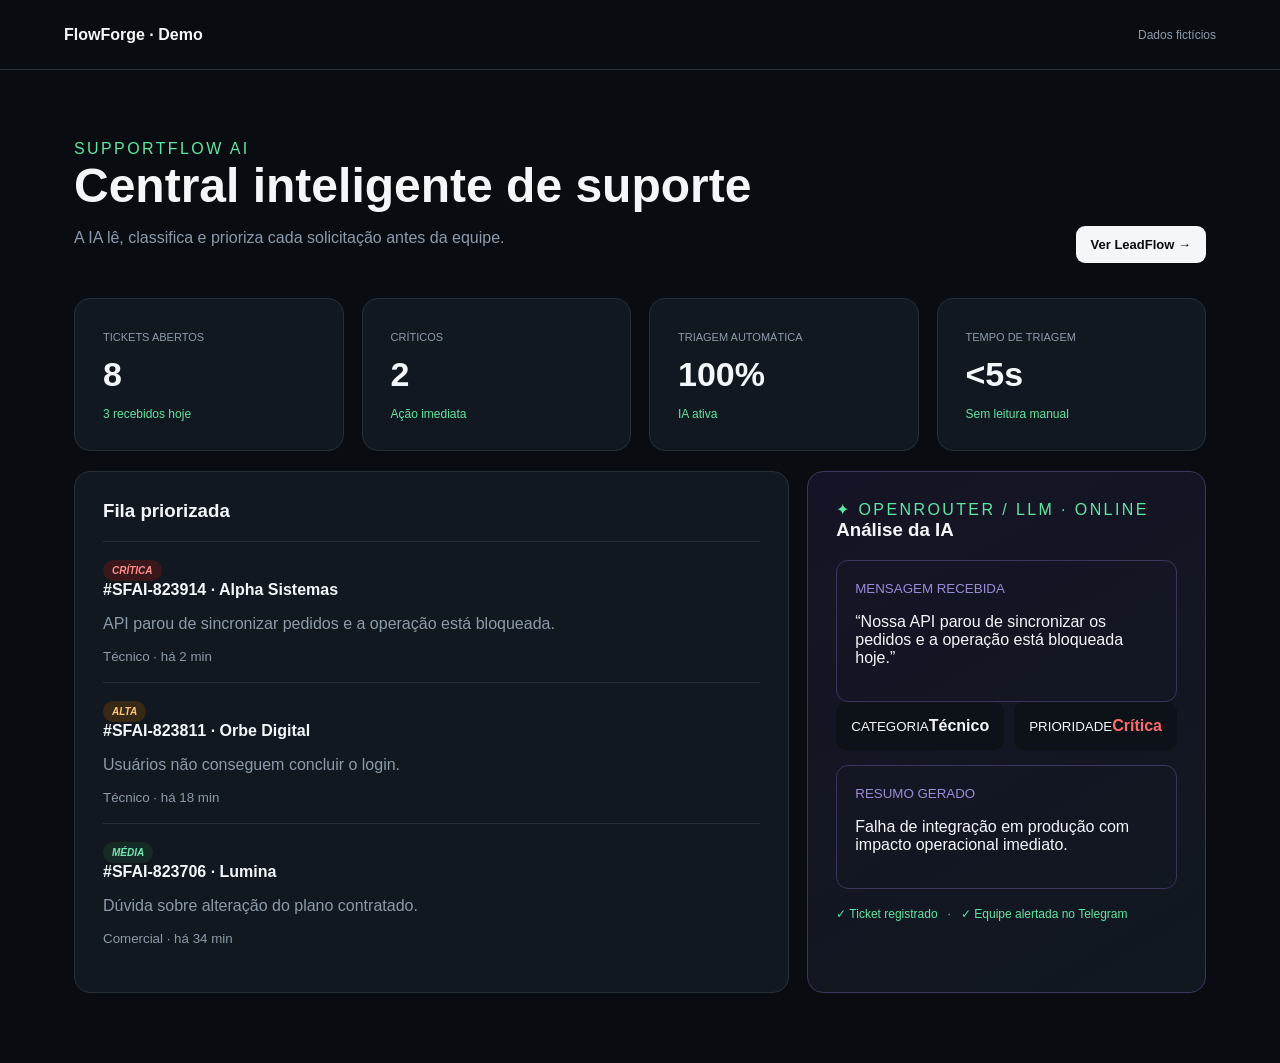
<file: demos/supportflow.html>
<!doctype html><html lang="pt-BR"><head><meta charset="utf-8"><meta name="viewport" content="width=device-width,initial-scale=1"><title>SupportFlow AI Demo</title><link rel="stylesheet" href="dashboards.css"></head><body><header><a href="index.html">FlowForge · Demo</a><span>Dados fictícios</span></header><main><div class="top"><div><div class="eyebrow">SUPPORTFLOW AI</div><h1>Central inteligente de suporte</h1><p class="sub">A IA lê, classifica e prioriza cada solicitação antes da equipe.</p></div><a class="button" href="leadflow.html">Ver LeadFlow →</a></div><section class="metrics"><div class="metric"><small>TICKETS ABERTOS</small><strong>8</strong><em>3 recebidos hoje</em></div><div class="metric"><small>CRÍTICOS</small><strong>2</strong><em class="red">Ação imediata</em></div><div class="metric"><small>TRIAGEM AUTOMÁTICA</small><strong>100%</strong><em>IA ativa</em></div><div class="metric"><small>TEMPO DE TRIAGEM</small><strong>&lt;5s</strong><em>Sem leitura manual</em></div></section><section class="grid"><article class="panel"><h3>Fila priorizada</h3><div class="ticket"><i class="pill critical">CRÍTICA</i><b>#SFAI-823914 · Alpha Sistemas</b><p>API parou de sincronizar pedidos e a operação está bloqueada.</p><small>Técnico · há 2 min</small></div><div class="ticket"><i class="pill high">ALTA</i><b>#SFAI-823811 · Orbe Digital</b><p>Usuários não conseguem concluir o login.</p><small>Técnico · há 18 min</small></div><div class="ticket"><i class="pill medium">MÉDIA</i><b>#SFAI-823706 · Lumina</b><p>Dúvida sobre alteração do plano contratado.</p><small>Comercial · há 34 min</small></div></article><article class="panel ai"><div class="eyebrow">✦ OPENROUTER / LLM · ONLINE</div><h3>Análise da IA</h3><div class="ai-box"><small>MENSAGEM RECEBIDA</small><p>“Nossa API parou de sincronizar os pedidos e a operação está bloqueada hoje.”</p></div><div class="ai-grid"><div><small>CATEGORIA</small><strong>Técnico</strong></div><div><small>PRIORIDADE</small><strong class="red">Crítica</strong></div></div><div class="ai-box"><small>RESUMO GERADO</small><p>Falha de integração em produção com impacto operacional imediato.</p></div><div class="success">✓ Ticket registrado &nbsp; · &nbsp; ✓ Equipe alertada no Telegram</div></article></section></main></body></html>
</file>
<file: styles.css>
:root{--bg:#080b10;--surface:#10151d;--surface2:#151c26;--text:#f5f7fa;--muted:#98a4b3;--line:#232d3a;--green:#75f0b1;--blue:#7ca8ff;--violet:#b595ff;--max:1180px}*{box-sizing:border-box}html{scroll-behavior:smooth}body{margin:0;background:radial-gradient(circle at 80% 0%,#132137 0,transparent 28%),var(--bg);color:var(--text);font-family:Inter,system-ui,sans-serif;line-height:1.6}a{color:inherit;text-decoration:none}.topbar{height:76px;max-width:var(--max);margin:auto;display:flex;align-items:center;justify-content:space-between;padding:0 24px;position:relative;z-index:5}.brand{font-weight:800;letter-spacing:-.04em;font-size:20px}.brand span{color:var(--green)}nav{display:flex;gap:26px;align-items:center;color:var(--muted);font-size:14px}nav a:hover{color:var(--text)}.nav-cta{border:1px solid var(--line);padding:8px 14px;border-radius:10px;color:var(--text)}.section{max-width:var(--max);margin:auto;padding:96px 24px}.hero{min-height:720px;display:grid;grid-template-columns:1.08fr .92fr;gap:70px;align-items:center;padding-top:70px}.eyebrow{text-transform:uppercase;letter-spacing:.18em;font-size:12px;font-weight:700;color:var(--green);margin:0 0 18px}.hero h1{font-size:clamp(48px,6vw,78px);line-height:1.02;letter-spacing:-.065em;margin:0 0 28px;max-width:760px}.hero h1 span{background:linear-gradient(90deg,var(--green),var(--blue));-webkit-background-clip:text;color:transparent}.hero-text{font-size:19px;color:var(--muted);max-width:650px}.hero-actions{display:flex;gap:12px;margin:34px 0}.button{display:inline-flex;align-items:center;justify-content:center;padding:13px 18px;border-radius:10px;font-weight:700;font-size:14px;transition:.2s ease}.primary{background:var(--text);color:#080b10}.primary:hover,.contact-card:hover{transform:translateY(-2px)}.ghost{border:1px solid var(--line);background:#0d1219}.hero-stats{display:flex;gap:42px;margin-top:52px}.hero-stats div{display:flex;flex-direction:column}.hero-stats strong{font-size:22px}.hero-stats span{font-size:12px;color:var(--muted)}.hero-panel{background:linear-gradient(180deg,#121923,#0d1218);border:1px solid #283445;border-radius:18px;box-shadow:0 30px 80px #0008;overflow:hidden;transform:rotate(1.5deg)}.terminal-head{height:45px;border-bottom:1px solid var(--line);display:flex;align-items:center;gap:7px;padding:0 15px}.terminal-head span{width:9px;height:9px;background:#364252;border-radius:50%}.flow-diagram{padding:54px 50px;display:flex;flex-direction:column;align-items:center}.flow-node{width:80%;border:1px solid #334154;background:#171f2a;padding:15px 20px;border-radius:10px;text-align:center;font-size:13px;font-weight:600}.flow-node.accent{border-color:#4b9d78;box-shadow:0 0 25px #75f0b112}.flow-node.ai{border-color:#6f5a9e}.flow-arrow{color:#536174;padding:7px}.section-title{padding-bottom:38px}.section-title h2,.comparison h2,.stack h2,.about h2,.contact h2{font-size:clamp(32px,4vw,52px);letter-spacing:-.045em;line-height:1.1;margin:0 0 14px}.section-title>p:last-child{color:var(--muted);max-width:650px}.projects{padding-top:20px;display:grid;grid-template-columns:1fr 1fr;gap:22px}.project-card{background:var(--surface);border:1px solid var(--line);border-radius:18px;overflow:hidden}.project-card.featured{grid-column:1/-1;display:grid;grid-template-columns:1fr 1fr}.project-visual{min-height:260px;padding:24px;background:#0c1118;display:flex;flex-direction:column;justify-content:center;position:relative;overflow:hidden}.featured .project-visual{min-height:500px}.project-visual:after{content:"";position:absolute;width:280px;height:280px;border-radius:50%;filter:blur(80px);opacity:.16;right:-50px;bottom:-80px}.visual-lead:after{background:var(--green)}.visual-crm:after{background:var(--blue)}.visual-ai:after{background:var(--violet)}.shot-label{position:absolute;top:18px;left:20px;color:#667487;text-transform:uppercase;letter-spacing:.14em;font-size:10px}.mock-flow{font-family:ui-monospace,SFMono-Regular,Menlo,monospace;color:#9aa9bc;border:1px dashed #334052;border-radius:12px;padding:30px 18px;text-align:center;position:relative;z-index:1}.project-content{padding:34px}.featured .project-content{padding:50px}.project-topline{display:flex;justify-content:space-between;align-items:center}.project-index{color:#586576;font-size:12px}.badge{font-size:11px;text-transform:uppercase;letter-spacing:.1em;background:#16251f;color:var(--green);padding:5px 9px;border-radius:20px}.ai-badge{background:#211a32;color:#c4aaff}.project-content h3{font-size:34px;letter-spacing:-.04em;margin:18px 0 4px}.project-subtitle{font-weight:600;margin-top:0}.project-content>p:not(.project-subtitle){color:var(--muted)}.case-grid{display:grid;grid-template-columns:1fr 1fr;gap:10px;margin:25px 0}.case-grid div{border-top:1px solid var(--line);padding-top:12px}.case-grid span{display:block;color:#667487;font-size:11px;text-transform:uppercase;letter-spacing:.1em}.case-grid strong{font-size:13px}.tags{display:flex;flex-wrap:wrap;gap:7px;margin:20px 0}.tags span,.stack-list span{border:1px solid var(--line);background:#0c1117;border-radius:7px;padding:6px 9px;font-size:11px;color:#b7c1ce}.comparison{margin-top:70px;border-top:1px solid var(--line);display:grid;grid-template-columns:.8fr 1.2fr;gap:70px}.comparison-grid{display:grid;grid-template-columns:1fr 1fr;gap:30px}.comparison-grid span{color:var(--green);font-size:11px}.comparison-grid h4{margin:8px 0;font-size:16px}.comparison-grid p{color:var(--muted);font-size:13px;margin:0}.stack{border-top:1px solid var(--line)}.stack-list{display:flex;flex-wrap:wrap;gap:10px;margin-top:32px}.stack-list span{font-size:14px;padding:10px 14px}.about{display:grid;grid-template-columns:1fr 1fr;gap:70px;background:linear-gradient(135deg,#101820,#0c1117);border:1px solid var(--line);border-radius:20px;margin-bottom:30px;padding:60px}.about>div:last-child p{color:var(--muted);margin:0 0 25px}.contact{display:grid;grid-template-columns:1fr 1fr;gap:70px;align-items:start;padding-top:70px;padding-bottom:100px}.contact-copy{color:var(--muted);max-width:560px}.contact-actions{display:grid;gap:12px}.contact-card{border:1px solid var(--line);background:var(--surface);border-radius:14px;padding:22px 24px;display:flex;flex-direction:column;transition:.2s ease}.contact-card span{font-size:11px;color:var(--muted);text-transform:uppercase;letter-spacing:.12em;margin-bottom:5px}.contact-card strong{font-size:15px}.contact-primary{border-color:#3e725b;background:linear-gradient(135deg,#12241d,#10171a)}.contact-primary strong{color:var(--green)}footer{max-width:var(--max);margin:auto;padding:30px 24px 50px;border-top:1px solid var(--line);display:flex;justify-content:space-between;color:#657182;font-size:12px}@media(max-width:850px){nav a:not(.nav-cta){display:none}.hero{grid-template-columns:1fr;min-height:auto;padding-top:70px}.hero-panel{transform:none}.projects{grid-template-columns:1fr}.project-card.featured{display:block;grid-column:auto}.featured .project-visual{min-height:300px}.comparison,.about,.contact{grid-template-columns:1fr}.comparison-grid{grid-template-columns:1fr 1fr}.hero-stats{gap:20px;justify-content:space-between}.section{padding-top:70px;padding-bottom:70px}}@media(max-width:520px){.hero h1{font-size:46px}.hero-actions{flex-direction:column}.hero-stats{flex-wrap:wrap}.projects{padding-left:14px;padding-right:14px}.project-content,.featured .project-content{padding:26px}.case-grid,.comparison-grid{grid-template-columns:1fr}.about{margin:20px 14px 30px;padding:34px 24px}.contact{padding-left:20px;padding-right:20px}.flow-diagram{padding:40px 20px}.flow-node{width:94%}footer{gap:20px;flex-direction:column}}
</file>
<file: demos/dashboards.css>
:root{--bg:#090d12;--panel:#111820;--line:#26303b;--text:#f4f7fa;--muted:#8d9aaa;--green:#62e6a3;--orange:#ffb45c;--red:#ff6b6b;--blue:#75a7ff}*{box-sizing:border-box}body{margin:0;background:var(--bg);color:var(--text);font-family:Arial,sans-serif}header{height:70px;border-bottom:1px solid var(--line);display:flex;justify-content:space-between;align-items:center;padding:0 5vw}header a{color:var(--text);text-decoration:none;font-weight:800}header span{color:var(--muted);font-size:12px}main{max-width:1180px;margin:auto;padding:70px 24px}h1{font-size:48px;margin:0 0 10px}.lead,.sub{color:var(--muted)}.cards,.metrics{display:grid;grid-template-columns:repeat(3,1fr);gap:18px;margin-top:45px}.card,.metric,.panel,.column{background:var(--panel);border:1px solid var(--line);border-radius:16px;padding:28px}.card{color:var(--text);text-decoration:none;min-height:230px}.card:hover{border-color:#526274;transform:translateY(-2px)}.card small,.eyebrow{color:var(--green);letter-spacing:.15em}.card h2{font-size:30px;margin:45px 0 8px}.card p{color:var(--muted)}.card span{display:block;margin-top:25px;color:var(--green);font-weight:bold}.top{display:flex;justify-content:space-between;align-items:end}.back{color:var(--muted);text-decoration:none}.metrics{grid-template-columns:repeat(4,1fr);margin:35px 0 20px}.metric small{color:var(--muted);font-size:11px}.metric strong{display:block;font-size:34px;margin:10px 0}.metric em{font-style:normal;color:var(--green);font-size:12px}.grid{display:grid;grid-template-columns:1.35fr .65fr;gap:18px}.panel h3{margin-top:0}.row{display:grid;grid-template-columns:2fr 1fr .7fr 1fr;align-items:center;padding:16px 0;border-top:1px solid var(--line);font-size:13px}.row small{display:block;color:var(--muted)}.pill{display:inline-block;border-radius:20px;padding:5px 9px;font-size:10px;font-weight:bold}.hot,.critical{background:#3a171b;color:#ff8d8d}.warm,.high{background:#382816;color:#ffc777}.cold,.medium{background:#162a25;color:#72e7b1}.event{padding:15px 0;border-top:1px solid var(--line)}.event b,.event span{display:block}.event span{color:var(--muted);font-size:12px;margin-top:4px}.kanban{display:grid;grid-template-columns:repeat(3,1fr);gap:18px}.column h3{font-size:12px;color:var(--muted)}.deal{background:#0c1218;border:1px solid var(--line);padding:18px;border-radius:12px;margin-top:12px}.deal b,.deal span,.deal strong,.deal small{display:block}.deal span,.deal small{color:var(--muted);font-size:12px;margin-top:5px}.deal strong{margin-top:16px}.ticket{border-top:1px solid var(--line);padding:18px 0}.ticket b,.ticket p,.ticket small{display:block}.ticket p,.ticket small{color:var(--muted)}.ai{background:linear-gradient(150deg,#151426,#111820);border-color:#3b355b}.ai-box{border:1px solid #3b355b;border-radius:12px;padding:18px;margin-top:15px}.ai-box small{color:#9c8ad6}.ai-grid{display:grid;grid-template-columns:1fr 1fr;gap:10px}.ai-grid div{background:#0d1118;padding:15px;border-radius:10px}.red{color:var(--red)}.success{color:var(--green);font-size:12px;margin-top:18px}.button{display:inline-block;background:var(--text);color:#080b10;text-decoration:none;padding:11px 15px;border-radius:9px;font-weight:bold;font-size:13px}@media(max-width:800px){.cards,.metrics,.kanban,.grid{grid-template-columns:1fr}.top{align-items:start;gap:20px;flex-direction:column}.row{grid-template-columns:1.5fr .8fr .6fr}h1{font-size:38px}}
</file>
